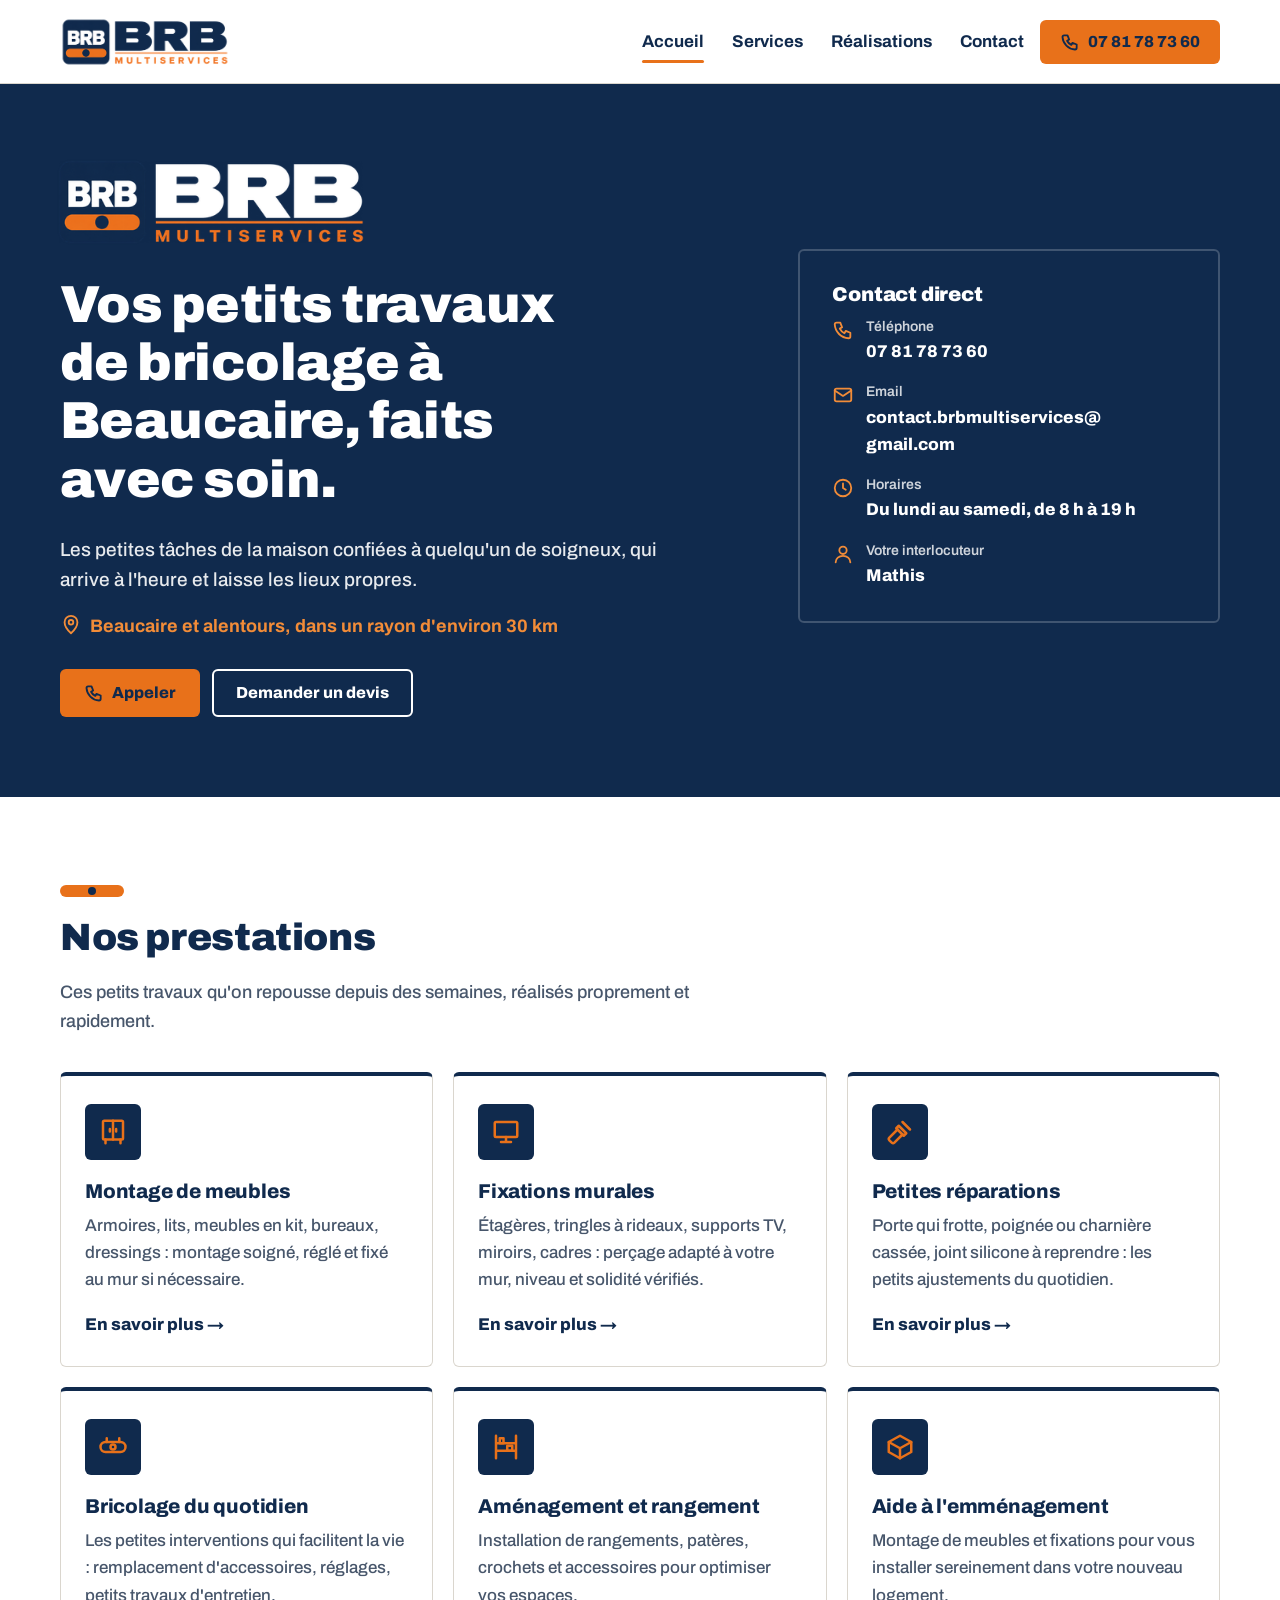
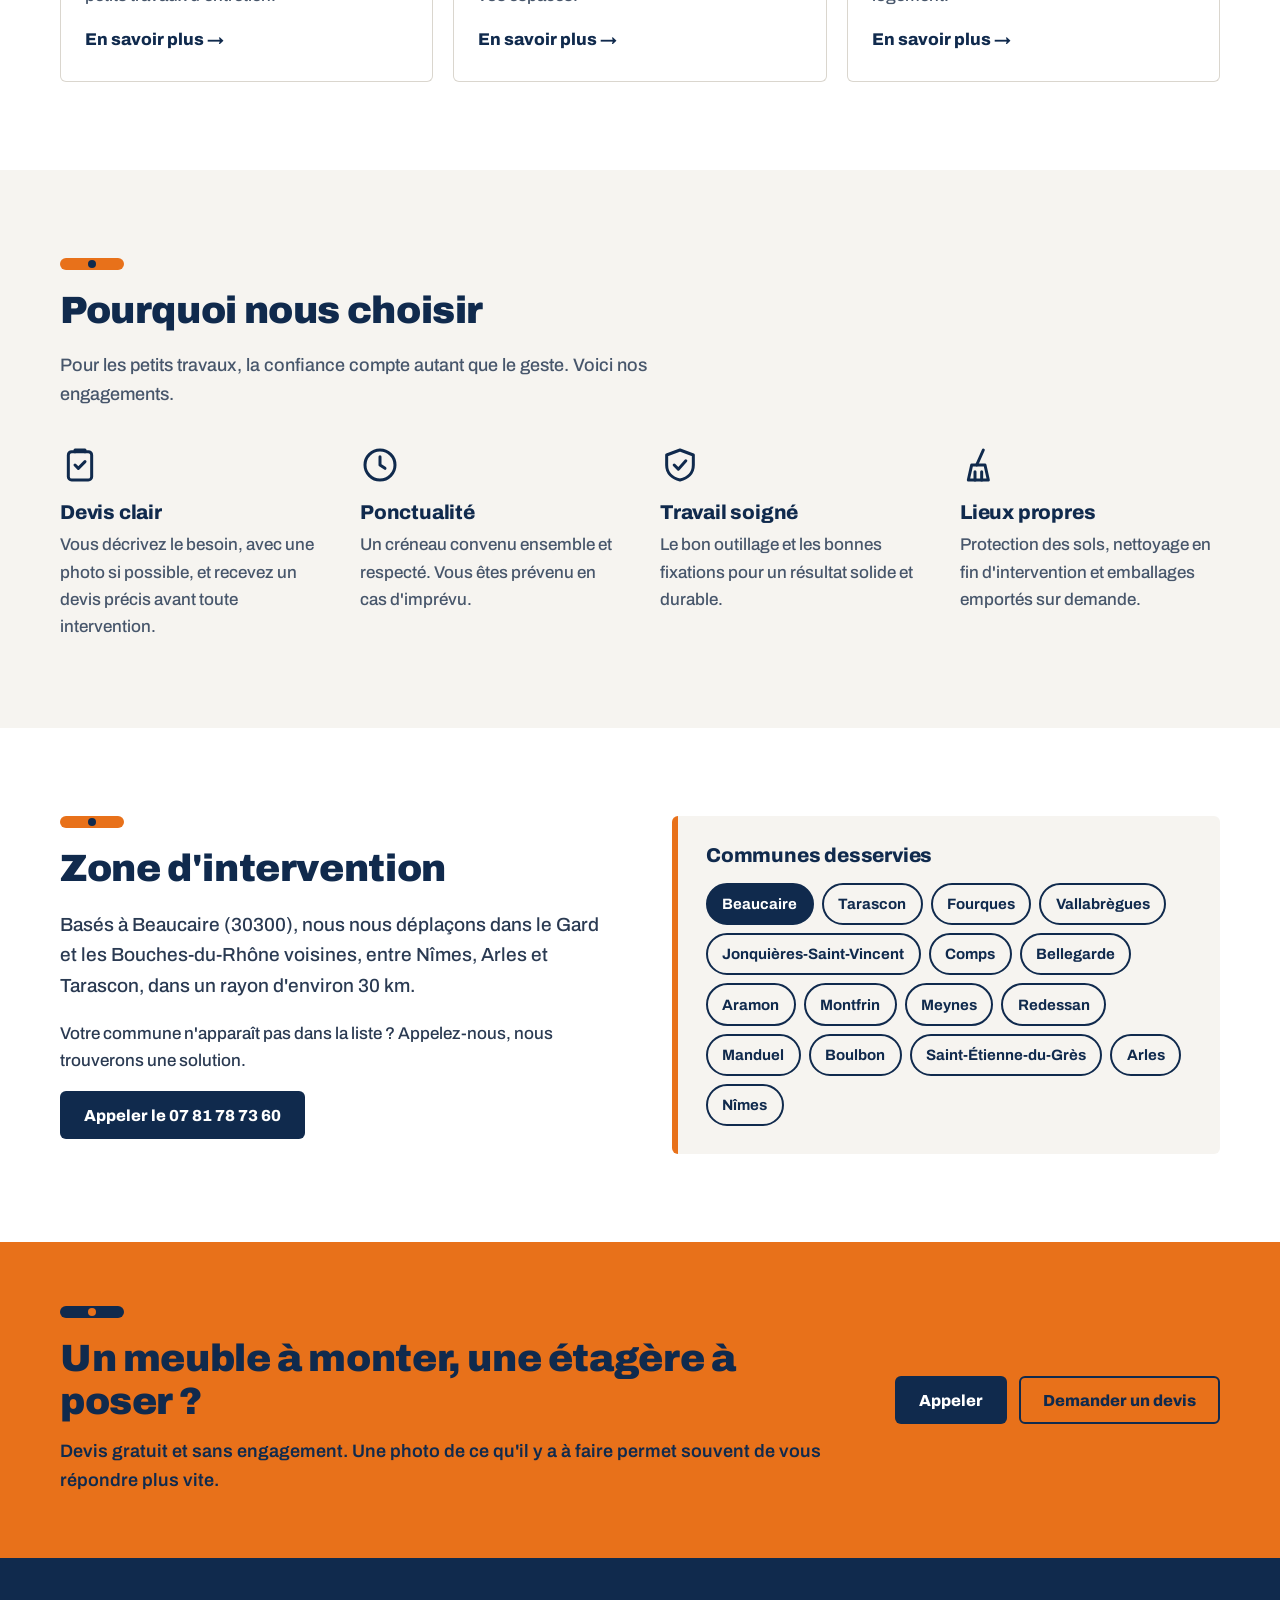
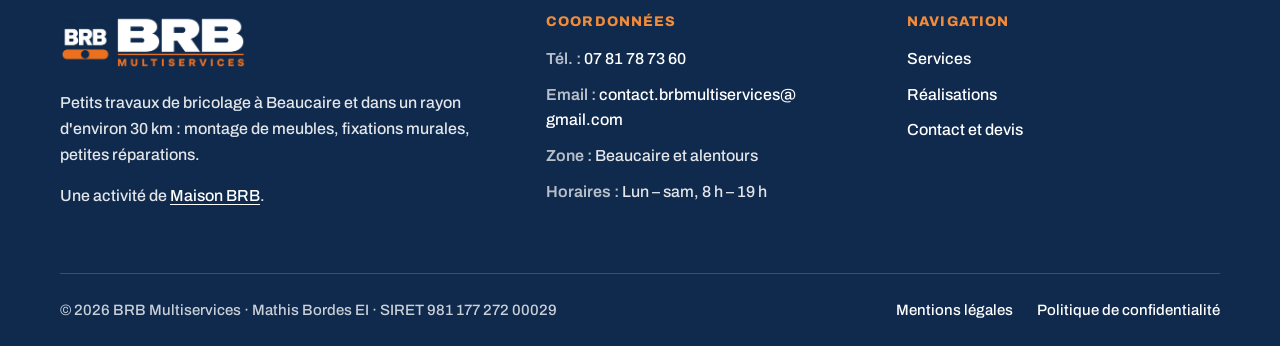
<file: index.html>
<!doctype html>
<html lang="fr" class="no-js">
<head>
  <meta charset="utf-8">
  <meta name="viewport" content="width=device-width, initial-scale=1">
  <script>document.documentElement.className = 'js';</script>

  <title>BRB Multiservices — Petits travaux de bricolage et montage de meubles à Beaucaire</title>
  <meta name="description" content="BRB Multiservices, petits travaux de bricolage à Beaucaire : montage de meubles, fixations murales, petites réparations. Tarascon, Arles, Nîmes. Devis gratuit au 07 81 78 73 60.">
  <link rel="canonical" href="https://brbmultiservices.fr/">

  <meta property="og:type" content="website">
  <meta property="og:locale" content="fr_FR">
  <meta property="og:site_name" content="BRB Multiservices">
  <meta property="og:title" content="BRB Multiservices — Petits travaux de bricolage et montage de meubles à Beaucaire">
  <meta property="og:description" content="BRB Multiservices, petits travaux de bricolage à Beaucaire : montage de meubles, fixations murales, petites réparations. Tarascon, Arles, Nîmes. Devis gratuit au 07 81 78 73 60.">
  <meta property="og:url" content="https://brbmultiservices.fr/">
  <meta property="og:image" content="https://brbmultiservices.fr/assets/img/logo/logo-principal-fond-blanc.jpg">
  <meta property="og:image:width" content="1858">
  <meta property="og:image:height" content="545">
  <meta property="og:image:alt" content="Logo BRB Multiservices">
  <meta name="twitter:card" content="summary_large_image">

  <link rel="icon" href="assets/img/logo/favicon.ico" sizes="any">
  <link rel="icon" href="assets/img/logo/favicon-32.png" type="image/png" sizes="32x32">
  <link rel="apple-touch-icon" href="assets/img/logo/apple-touch-icon-180.png">
  <link rel="manifest" href="site.webmanifest">
  <meta name="theme-color" content="#102A4D">

  <link rel="preconnect" href="https://fonts.googleapis.com">
  <link rel="preconnect" href="https://fonts.gstatic.com" crossorigin>
  <link rel="stylesheet" href="https://fonts.googleapis.com/css2?family=Archivo:wght@500;600;700;800;900&display=swap">
  <link rel="stylesheet" href="assets/css/style.css">
  <script src="assets/js/main.js" defer></script>
  <script type="application/ld+json">
{
  "@context": "https://schema.org",
  "@type": "LocalBusiness",
  "@id": "https://brbmultiservices.fr/#entreprise",
  "name": "BRB Multiservices",
  "description": "Petits travaux de bricolage à Beaucaire : montage de meubles, fixations murales, petites réparations, bricolage du quotidien, aménagement et rangement, aide à l'emménagement.",
  "url": "https://brbmultiservices.fr/",
  "logo": "https://brbmultiservices.fr/assets/img/logo/icone-512.png",
  "image": "https://brbmultiservices.fr/assets/img/logo/logo-principal-fond-blanc.jpg",
  "telephone": "+33781787360",
  "email": "contact.brbmultiservices@gmail.com",
  "address": {
    "@type": "PostalAddress",
    "addressLocality": "Beaucaire",
    "postalCode": "30300",
    "addressRegion": "Occitanie",
    "addressCountry": "FR"
  },
  "geo": {
    "@type": "GeoCoordinates",
    "latitude": 43.8083,
    "longitude": 4.6436
  },
  "areaServed": [
    {
      "@type": "City",
      "name": "Beaucaire"
    },
    {
      "@type": "City",
      "name": "Tarascon"
    },
    {
      "@type": "City",
      "name": "Fourques"
    },
    {
      "@type": "City",
      "name": "Vallabrègues"
    },
    {
      "@type": "City",
      "name": "Jonquières-Saint-Vincent"
    },
    {
      "@type": "City",
      "name": "Comps"
    },
    {
      "@type": "City",
      "name": "Bellegarde"
    },
    {
      "@type": "City",
      "name": "Aramon"
    },
    {
      "@type": "City",
      "name": "Montfrin"
    },
    {
      "@type": "City",
      "name": "Meynes"
    },
    {
      "@type": "City",
      "name": "Redessan"
    },
    {
      "@type": "City",
      "name": "Manduel"
    },
    {
      "@type": "City",
      "name": "Boulbon"
    },
    {
      "@type": "City",
      "name": "Saint-Étienne-du-Grès"
    },
    {
      "@type": "City",
      "name": "Arles"
    },
    {
      "@type": "City",
      "name": "Nîmes"
    }
  ],
  "openingHoursSpecification": [
    {
      "@type": "OpeningHoursSpecification",
      "dayOfWeek": [
        "Monday",
        "Tuesday",
        "Wednesday",
        "Thursday",
        "Friday",
        "Saturday"
      ],
      "opens": "08:00",
      "closes": "19:00"
    }
  ],
  "hasOfferCatalog": {
    "@type": "OfferCatalog",
    "name": "Prestations BRB Multiservices",
    "itemListElement": [
      {
        "@type": "Offer",
        "itemOffered": {
          "@type": "Service",
          "name": "Montage de meubles"
        }
      },
      {
        "@type": "Offer",
        "itemOffered": {
          "@type": "Service",
          "name": "Fixations murales"
        }
      },
      {
        "@type": "Offer",
        "itemOffered": {
          "@type": "Service",
          "name": "Petites réparations"
        }
      },
      {
        "@type": "Offer",
        "itemOffered": {
          "@type": "Service",
          "name": "Bricolage du quotidien"
        }
      },
      {
        "@type": "Offer",
        "itemOffered": {
          "@type": "Service",
          "name": "Aménagement et rangement"
        }
      },
      {
        "@type": "Offer",
        "itemOffered": {
          "@type": "Service",
          "name": "Aide à l'emménagement"
        }
      }
    ]
  },
  "parentOrganization": {
    "@type": "Organization",
    "name": "Maison BRB",
    "url": "https://maisonbrb.fr/"
  }
}
  </script>
</head>
<body>
  <a class="skip-link" href="#contenu">Aller au contenu</a>

  <header class="site-header">
    <div class="container header-inner">
      <a class="brand" href="index.html">
        <img src="assets/img/logo/logo-principal.png" srcset="assets/img/logo/logo-principal-400.png 400w, assets/img/logo/logo-principal.png 1858w" sizes="(min-width: 960px) 171px, 137px" width="1858" height="545" alt="BRB Multiservices — retour à l'accueil" fetchpriority="high">
      </a>
      <a class="btn btn--primary header-phone" href="tel:+33781787360" aria-label="Appeler BRB Multiservices au 07 81 78 73 60">
        <svg viewBox="0 0 24 24" fill="none" stroke="currentColor" stroke-width="2.2" stroke-linecap="round" stroke-linejoin="round" aria-hidden="true"><path d="M5 4h4l2 5-2.5 1.5a11 11 0 0 0 5 5L15 13l5 2v4a2 2 0 0 1-2 2A16 16 0 0 1 3 6a2 2 0 0 1 2-2"/></svg>
        <span class="label-long">07 81 78 73 60</span>
      </a>
      <button class="nav-toggle" type="button" aria-expanded="false" aria-controls="site-nav" aria-label="Ouvrir le menu">
        <span></span><span></span><span></span>
      </button>
      <nav class="site-nav" id="site-nav" aria-label="Navigation principale">
        <ul>
          <li><a href="index.html" aria-current="page">Accueil</a></li>
          <li><a href="services.html">Services</a></li>
          <li><a href="realisations.html">Réalisations</a></li>
          <li><a href="contact.html">Contact</a></li>
        </ul>
      </nav>
    </div>
  </header>

  <main id="contenu">

    <!-- HERO -->
    <section class="hero on-dark" aria-labelledby="hero-title">
      <div class="container hero-grid">
        <div>
          <img class="hero-logo" src="assets/img/logo/logo-blanc-fond-fonce.png" srcset="assets/img/logo/logo-blanc-fond-fonce-400.png 400w, assets/img/logo/logo-blanc-fond-fonce-800.png 800w, assets/img/logo/logo-blanc-fond-fonce.png 1858w" sizes="(min-width: 960px) 314px, 219px" width="1858" height="545" alt="BRB Multiservices">
          <h1 id="hero-title">Vos petits travaux de bricolage à Beaucaire, faits avec soin.</h1>
          <p class="hero-lead">Les petites tâches de la maison confiées à quelqu'un de soigneux, qui arrive à l'heure et laisse les lieux propres.</p>
          <p class="hero-zone">
            <svg viewBox="0 0 24 24" fill="none" stroke="currentColor" stroke-width="2" stroke-linecap="round" stroke-linejoin="round" aria-hidden="true"><path d="M12 21s-7-6.2-7-12a7 7 0 0 1 14 0c0 5.8-7 12-7 12z"/><circle cx="12" cy="9" r="2.5"/></svg>
            Beaucaire et alentours, dans un rayon d'environ 30 km
          </p>
          <div class="btn-row">
            <a class="btn btn--primary" href="tel:+33781787360">
              <svg viewBox="0 0 24 24" fill="none" stroke="currentColor" stroke-width="2.2" stroke-linecap="round" stroke-linejoin="round" aria-hidden="true"><path d="M5 4h4l2 5-2.5 1.5a11 11 0 0 0 5 5L15 13l5 2v4a2 2 0 0 1-2 2A16 16 0 0 1 3 6a2 2 0 0 1 2-2"/></svg>
              Appeler
            </a>
            <a class="btn btn--outline-light" href="contact.html">Demander un devis</a>
          </div>
        </div>

        <aside class="hero-card" aria-labelledby="hero-card-title">
          <h2 id="hero-card-title">Contact direct</h2>
          <ul class="info-list">
            <li>
              <svg viewBox="0 0 24 24" fill="none" stroke="currentColor" stroke-width="2" stroke-linecap="round" stroke-linejoin="round" aria-hidden="true"><path d="M5 4h4l2 5-2.5 1.5a11 11 0 0 0 5 5L15 13l5 2v4a2 2 0 0 1-2 2A16 16 0 0 1 3 6a2 2 0 0 1 2-2"/></svg>
              <div><span class="k">Téléphone</span><a class="v" href="tel:+33781787360">07 81 78 73 60</a></div>
            </li>
            <li>
              <svg viewBox="0 0 24 24" fill="none" stroke="currentColor" stroke-width="2" stroke-linecap="round" stroke-linejoin="round" aria-hidden="true"><rect x="3" y="5" width="18" height="14" rx="2"/><path d="M3 7l9 6 9-6"/></svg>
              <div><span class="k">Email</span><a class="v" href="mailto:contact.brbmultiservices@gmail.com">contact.brbmultiservices@<wbr>gmail.com</a></div>
            </li>
            <li>
              <svg viewBox="0 0 24 24" fill="none" stroke="currentColor" stroke-width="2" stroke-linecap="round" stroke-linejoin="round" aria-hidden="true"><circle cx="12" cy="12" r="9"/><path d="M12 7v5l3 2"/></svg>
              <div><span class="k">Horaires</span><span class="v">Du lundi au samedi, de 8 h à 19 h</span></div>
            </li>
            <li>
              <svg viewBox="0 0 24 24" fill="none" stroke="currentColor" stroke-width="2" stroke-linecap="round" stroke-linejoin="round" aria-hidden="true"><circle cx="12" cy="8" r="4"/><path d="M4 21c0-4 3.6-7 8-7s8 3 8 7"/></svg>
              <div><span class="k">Votre interlocuteur</span><span class="v">Mathis</span></div>
            </li>
          </ul>
        </aside>
      </div>
    </section>

    <!-- SERVICES -->
    <section class="section" aria-labelledby="services-title">
      <div class="container">
        <div class="section-head">
          <span class="level" aria-hidden="true"></span>
          <h2 id="services-title">Nos prestations</h2>
          <p>Ces petits travaux qu'on repousse depuis des semaines, réalisés proprement et rapidement.</p>
        </div>

        <ul class="cards cards--3">
          <li class="card">
            <span class="icon-box" aria-hidden="true">
              <svg viewBox="0 0 24 24" fill="none" stroke="currentColor" stroke-width="2" stroke-linecap="round" stroke-linejoin="round" aria-hidden="true"><rect x="4" y="3" width="16" height="15" rx="1"/><path d="M12 3v15M9.5 9.5v2M14.5 9.5v2M6 18v3M18 18v3"/></svg>
            </span>
            <h3>Montage de meubles</h3>
            <p>Armoires, lits, meubles en kit, bureaux, dressings : montage soigné, réglé et fixé au mur si nécessaire.</p>
            <a class="card-link" href="services.html#montage-meubles">En savoir plus<span class="visually-hidden"> : Montage de meubles</span><span aria-hidden="true"> →</span></a>
          </li>
          <li class="card">
            <span class="icon-box" aria-hidden="true">
              <svg viewBox="0 0 24 24" fill="none" stroke="currentColor" stroke-width="2" stroke-linecap="round" stroke-linejoin="round" aria-hidden="true"><rect x="3" y="4" width="18" height="12" rx="1"/><path d="M8 20h8M12 16v4"/></svg>
            </span>
            <h3>Fixations murales</h3>
            <p>Étagères, tringles à rideaux, supports TV, miroirs, cadres : perçage adapté à votre mur, niveau et solidité vérifiés.</p>
            <a class="card-link" href="services.html#fixations-murales">En savoir plus<span class="visually-hidden"> : Fixations murales</span><span aria-hidden="true"> →</span></a>
          </li>
          <li class="card">
            <span class="icon-box" aria-hidden="true">
              <svg viewBox="0 0 24 24" fill="none" stroke="currentColor" stroke-width="2" stroke-linecap="round" stroke-linejoin="round" aria-hidden="true"><path d="M14 4l6 6"/><path d="M11 7l6 6-2 2-6-6z"/><path d="M10 10l-6.5 6.5a1.5 1.5 0 0 0 0 2.1l1.9 1.9a1.5 1.5 0 0 0 2.1 0L14 14"/></svg>
            </span>
            <h3>Petites réparations</h3>
            <p>Porte qui frotte, poignée ou charnière cassée, joint silicone à reprendre : les petits ajustements du quotidien.</p>
            <a class="card-link" href="services.html#petites-reparations">En savoir plus<span class="visually-hidden"> : Petites réparations</span><span aria-hidden="true"> →</span></a>
          </li>
          <li class="card">
            <span class="icon-box" aria-hidden="true">
              <svg viewBox="0 0 24 24" fill="none" stroke="currentColor" stroke-width="2" stroke-linecap="round" stroke-linejoin="round" aria-hidden="true"><rect x="2" y="8" width="20" height="8" rx="4"/><circle cx="12" cy="12" r="2"/><path d="M7 8V5M17 8V5"/></svg>
            </span>
            <h3>Bricolage du quotidien</h3>
            <p>Les petites interventions qui facilitent la vie : remplacement d'accessoires, réglages, petits travaux d'entretien.</p>
            <a class="card-link" href="services.html#bricolage-quotidien">En savoir plus<span class="visually-hidden"> : Bricolage du quotidien</span><span aria-hidden="true"> →</span></a>
          </li>
          <li class="card">
            <span class="icon-box" aria-hidden="true">
              <svg viewBox="0 0 24 24" fill="none" stroke="currentColor" stroke-width="2" stroke-linecap="round" stroke-linejoin="round" aria-hidden="true"><path d="M4 3v18M20 3v18M4 9h16M4 15h16"/><rect x="7" y="5" width="3" height="4"/><rect x="13" y="11" width="4" height="4"/></svg>
            </span>
            <h3>Aménagement et rangement</h3>
            <p>Installation de rangements, patères, crochets et accessoires pour optimiser vos espaces.</p>
            <a class="card-link" href="services.html#amenagement-rangement">En savoir plus<span class="visually-hidden"> : Aménagement et rangement</span><span aria-hidden="true"> →</span></a>
          </li>
          <li class="card">
            <span class="icon-box" aria-hidden="true">
              <svg viewBox="0 0 24 24" fill="none" stroke="currentColor" stroke-width="2" stroke-linecap="round" stroke-linejoin="round" aria-hidden="true"><path d="M3 8l9-5 9 5v8l-9 5-9-5z"/><path d="M3 8l9 5 9-5M12 13v8"/></svg>
            </span>
            <h3>Aide à l'emménagement</h3>
            <p>Montage de meubles et fixations pour vous installer sereinement dans votre nouveau logement.</p>
            <a class="card-link" href="services.html#aide-emmenagement">En savoir plus<span class="visually-hidden"> : Aide à l'emménagement</span><span aria-hidden="true"> →</span></a>
          </li>
        </ul>
      </div>
    </section>

    <!-- POURQUOI NOUS CHOISIR -->
    <section class="section section--alt" aria-labelledby="why-title">
      <div class="container">
        <div class="section-head">
          <span class="level" aria-hidden="true"></span>
          <h2 id="why-title">Pourquoi nous choisir</h2>
          <p>Pour les petits travaux, la confiance compte autant que le geste. Voici nos engagements.</p>
        </div>

        <ul class="features features--4">
          <li class="feature">
            <svg class="icon-line" viewBox="0 0 24 24" fill="none" stroke="currentColor" stroke-width="1.8" stroke-linecap="round" stroke-linejoin="round" aria-hidden="true"><rect x="5" y="4" width="14" height="17" rx="2"/><path d="M9 4V3h6v1"/><path d="M9 12l2 2 4-4"/></svg>
            <h3>Devis clair</h3>
            <p>Vous décrivez le besoin, avec une photo si possible, et recevez un devis précis avant toute intervention.</p>
          </li>
          <li class="feature">
            <svg class="icon-line" viewBox="0 0 24 24" fill="none" stroke="currentColor" stroke-width="1.8" stroke-linecap="round" stroke-linejoin="round" aria-hidden="true"><circle cx="12" cy="12" r="9"/><path d="M12 7v5l3 2"/></svg>
            <h3>Ponctualité</h3>
            <p>Un créneau convenu ensemble et respecté. Vous êtes prévenu en cas d'imprévu.</p>
          </li>
          <li class="feature">
            <svg class="icon-line" viewBox="0 0 24 24" fill="none" stroke="currentColor" stroke-width="1.8" stroke-linecap="round" stroke-linejoin="round" aria-hidden="true"><path d="M12 3l8 3v6c0 5-3.5 8-8 9-4.5-1-8-4-8-9V6z"/><path d="M8.5 12l2.5 2.5 4.5-5"/></svg>
            <h3>Travail soigné</h3>
            <p>Le bon outillage et les bonnes fixations pour un résultat solide et durable.</p>
          </li>
          <li class="feature">
            <svg class="icon-line" viewBox="0 0 24 24" fill="none" stroke="currentColor" stroke-width="1.8" stroke-linecap="round" stroke-linejoin="round" aria-hidden="true"><path d="M14 3l-4 9"/><path d="M7 12h8l2 9H5z"/><path d="M9 16v5M13 16v5"/></svg>
            <h3>Lieux propres</h3>
            <p>Protection des sols, nettoyage en fin d'intervention et emballages emportés sur demande.</p>
          </li>
        </ul>
      </div>
    </section>

    <!-- ZONE D'INTERVENTION -->
    <section class="section" aria-labelledby="zone-title">
      <div class="container zone-grid">
        <div>
          <span class="level" aria-hidden="true"></span>
          <h2 id="zone-title">Zone d'intervention</h2>
          <p class="lead">Basés à Beaucaire (30300), nous nous déplaçons dans le Gard et les Bouches-du-Rhône voisines, entre Nîmes, Arles et Tarascon, dans un rayon d'environ 30 km.</p>
          <p>Votre commune n'apparaît pas dans la liste ? Appelez-nous, nous trouverons une solution.</p>
          <a class="btn btn--navy" href="tel:+33781787360">Appeler le 07 81 78 73 60</a>
        </div>
        <div class="zone-box">
          <h3>Communes desservies</h3>
          <ul class="chips">
            <li class="is-main">Beaucaire</li>
            <li>Tarascon</li>
            <li>Fourques</li>
            <li>Vallabrègues</li>
            <li>Jonquières-Saint-Vincent</li>
            <li>Comps</li>
            <li>Bellegarde</li>
            <li>Aramon</li>
            <li>Montfrin</li>
            <li>Meynes</li>
            <li>Redessan</li>
            <li>Manduel</li>
            <li>Boulbon</li>
            <li>Saint-Étienne-du-Grès</li>
            <li>Arles</li>
            <li>Nîmes</li>
          </ul>
        </div>
      </div>
    </section>

    <section class="cta-band" aria-labelledby="cta-title">
      <div class="container cta-inner">
        <div>
          <span class="level level--on-orange" aria-hidden="true"></span>
          <h2 id="cta-title">Un meuble à monter, une étagère à poser ?</h2>
          <p>Devis gratuit et sans engagement. Une photo de ce qu'il y a à faire permet souvent de vous répondre plus vite.</p>
        </div>
        <div class="btn-row">
          <a class="btn btn--navy" href="tel:+33781787360">Appeler</a>
          <a class="btn btn--outline" href="contact.html">Demander un devis</a>
        </div>
      </div>
    </section>
  </main>

  <footer class="site-footer">
    <div class="container">
      <div class="footer-grid">
        <div>
          <img class="footer-logo" src="assets/img/logo/logo-blanc-fond-fonce.png" srcset="assets/img/logo/logo-blanc-fond-fonce-400.png 400w, assets/img/logo/logo-blanc-fond-fonce.png 1858w" sizes="191px" width="1858" height="545" alt="BRB Multiservices" loading="lazy">
          <p>Petits travaux de bricolage à Beaucaire et dans un rayon d'environ 30 km : montage de meubles, fixations murales, petites réparations.</p>
          <p>Une activité de <a href="https://maisonbrb.fr/">Maison BRB</a>.</p>
        </div>
        <div>
          <h2 class="footer-title">Coordonnées</h2>
          <ul class="footer-list">
            <li><span class="k">Tél. :</span> <a href="tel:+33781787360">07 81 78 73 60</a></li>
            <li><span class="k">Email :</span> <a href="mailto:contact.brbmultiservices@gmail.com">contact.brbmultiservices@<wbr>gmail.com</a></li>
            <li><span class="k">Zone :</span> Beaucaire et alentours</li>
            <li><span class="k">Horaires :</span> Lun – sam, 8 h – 19 h</li>
          </ul>
        </div>
        <nav aria-label="Liens du pied de page">
          <h2 class="footer-title">Navigation</h2>
          <ul class="footer-list">
            <li><a href="services.html">Services</a></li>
            <li><a href="realisations.html">Réalisations</a></li>
            <li><a href="contact.html">Contact et devis</a></li>
          </ul>
        </nav>
      </div>
      <div class="footer-bottom">
        <p>© <span data-year>2026</span> BRB Multiservices · Mathis Bordes EI · SIRET 981 177 272 00029</p>
        <ul>
          <li><a href="mentions-legales.html">Mentions légales</a></li>
          <li><a href="mentions-legales.html#confidentialite">Politique de confidentialité</a></li>
        </ul>
      </div>
    </div>
  </footer>

  <a class="btn btn--primary call-fab" href="tel:+33781787360">
    <svg viewBox="0 0 24 24" fill="none" stroke="currentColor" stroke-width="2.2" stroke-linecap="round" stroke-linejoin="round" aria-hidden="true"><path d="M5 4h4l2 5-2.5 1.5a11 11 0 0 0 5 5L15 13l5 2v4a2 2 0 0 1-2 2A16 16 0 0 1 3 6a2 2 0 0 1 2-2"/></svg>
    Appeler BRB Multiservices
  </a>
</body>
</html>
</file>
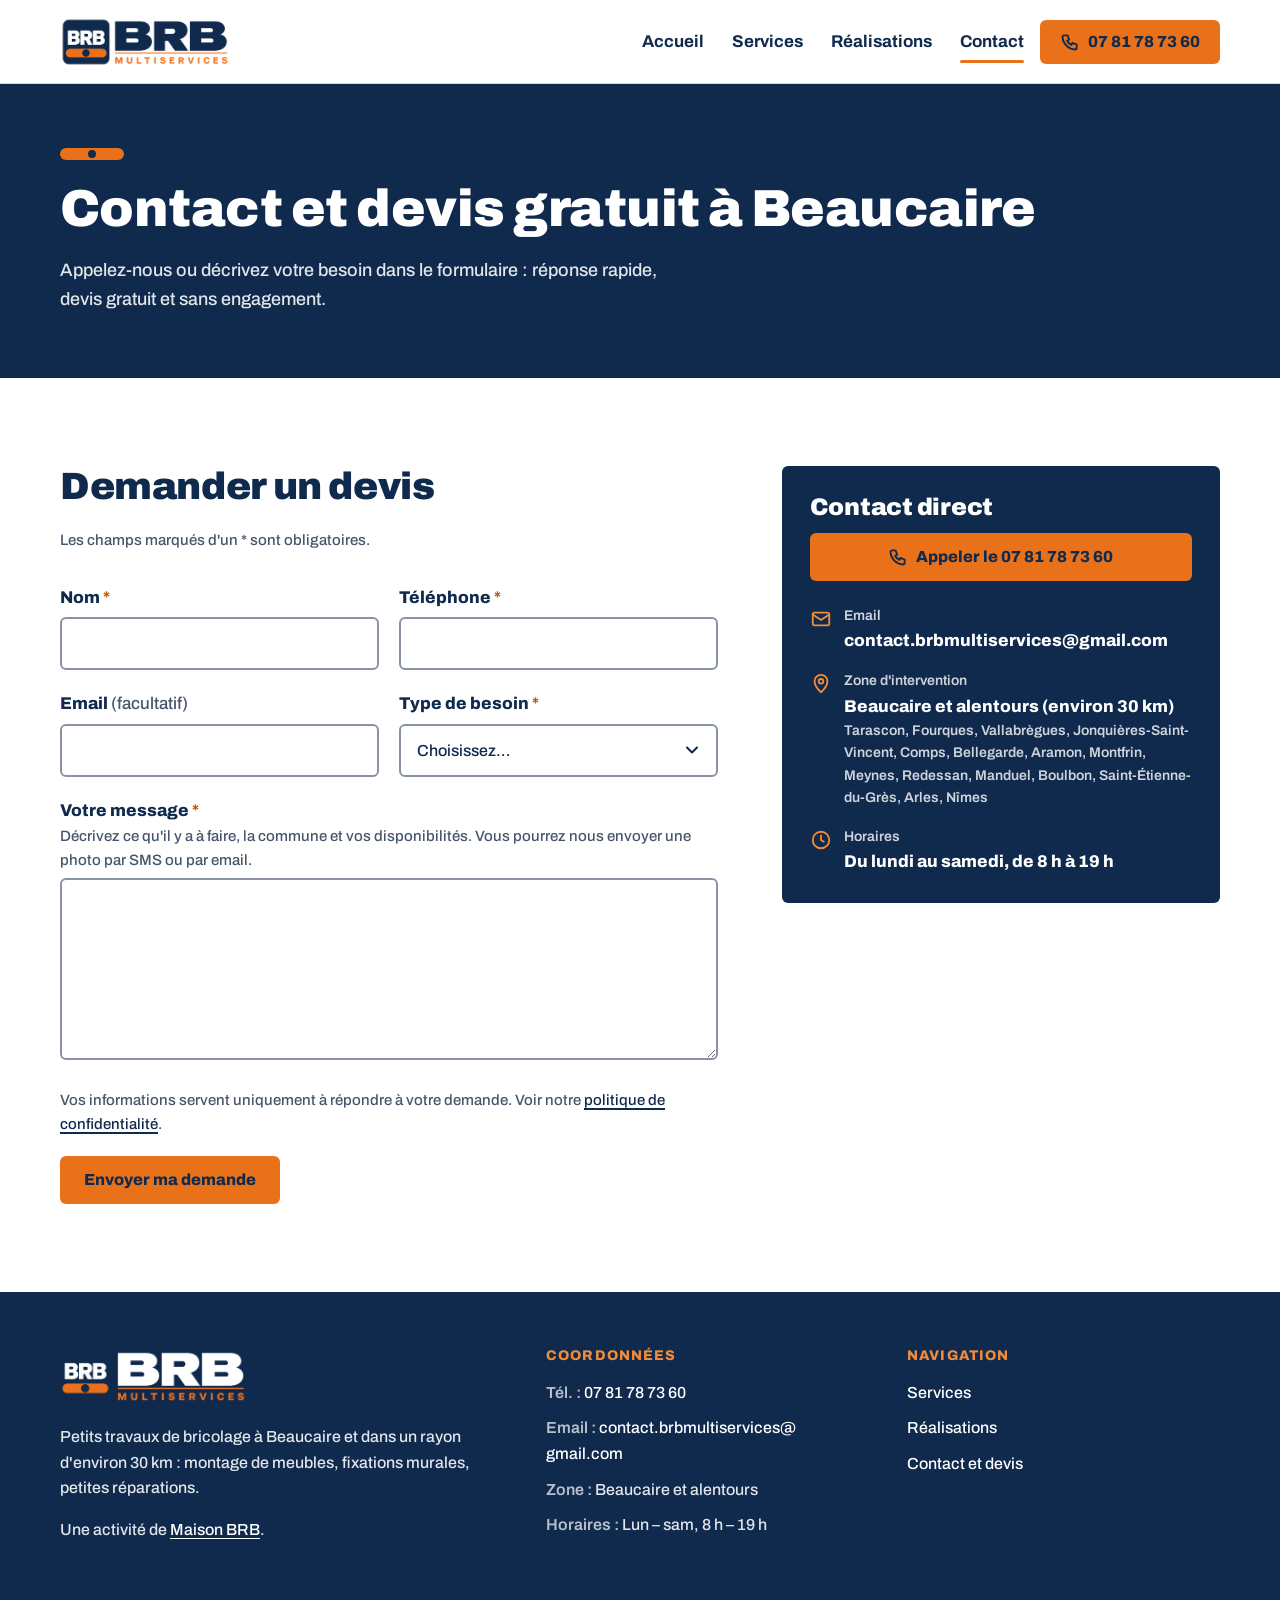
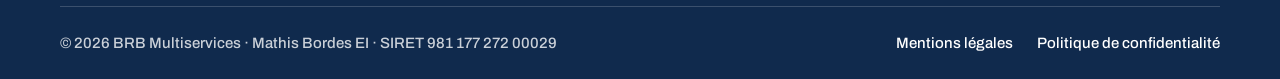
<file: contact.html>
<!doctype html>
<html lang="fr" class="no-js">
<head>
  <meta charset="utf-8">
  <meta name="viewport" content="width=device-width, initial-scale=1">
  <script>document.documentElement.className = 'js';</script>

  <title>Contact et devis gratuit — petits travaux à Beaucaire | BRB Multiservices</title>
  <meta name="description" content="Contactez BRB Multiservices à Beaucaire pour vos petits travaux de bricolage : appelez le 07 81 78 73 60 ou demandez votre devis gratuit en ligne.">
  <link rel="canonical" href="https://brbmultiservices.fr/contact.html">

  <meta property="og:type" content="website">
  <meta property="og:locale" content="fr_FR">
  <meta property="og:site_name" content="BRB Multiservices">
  <meta property="og:title" content="Contact et devis gratuit — petits travaux à Beaucaire | BRB Multiservices">
  <meta property="og:description" content="Contactez BRB Multiservices à Beaucaire pour vos petits travaux de bricolage : appelez le 07 81 78 73 60 ou demandez votre devis gratuit en ligne.">
  <meta property="og:url" content="https://brbmultiservices.fr/contact.html">
  <meta property="og:image" content="https://brbmultiservices.fr/assets/img/logo/logo-principal-fond-blanc.jpg">
  <meta property="og:image:width" content="1858">
  <meta property="og:image:height" content="545">
  <meta property="og:image:alt" content="Logo BRB Multiservices">
  <meta name="twitter:card" content="summary_large_image">

  <link rel="icon" href="assets/img/logo/favicon.ico" sizes="any">
  <link rel="icon" href="assets/img/logo/favicon-32.png" type="image/png" sizes="32x32">
  <link rel="apple-touch-icon" href="assets/img/logo/apple-touch-icon-180.png">
  <link rel="manifest" href="site.webmanifest">
  <meta name="theme-color" content="#102A4D">

  <link rel="preconnect" href="https://fonts.googleapis.com">
  <link rel="preconnect" href="https://fonts.gstatic.com" crossorigin>
  <link rel="stylesheet" href="https://fonts.googleapis.com/css2?family=Archivo:wght@500;600;700;800;900&display=swap">
  <link rel="stylesheet" href="assets/css/style.css">
  <script src="assets/js/main.js" defer></script>
</head>
<body>
  <a class="skip-link" href="#contenu">Aller au contenu</a>

  <header class="site-header">
    <div class="container header-inner">
      <a class="brand" href="index.html">
        <img src="assets/img/logo/logo-principal.png" srcset="assets/img/logo/logo-principal-400.png 400w, assets/img/logo/logo-principal.png 1858w" sizes="(min-width: 960px) 171px, 137px" width="1858" height="545" alt="BRB Multiservices — retour à l'accueil" fetchpriority="high">
      </a>
      <a class="btn btn--primary header-phone" href="tel:+33781787360" aria-label="Appeler BRB Multiservices au 07 81 78 73 60">
        <svg viewBox="0 0 24 24" fill="none" stroke="currentColor" stroke-width="2.2" stroke-linecap="round" stroke-linejoin="round" aria-hidden="true"><path d="M5 4h4l2 5-2.5 1.5a11 11 0 0 0 5 5L15 13l5 2v4a2 2 0 0 1-2 2A16 16 0 0 1 3 6a2 2 0 0 1 2-2"/></svg>
        <span class="label-long">07 81 78 73 60</span>
      </a>
      <button class="nav-toggle" type="button" aria-expanded="false" aria-controls="site-nav" aria-label="Ouvrir le menu">
        <span></span><span></span><span></span>
      </button>
      <nav class="site-nav" id="site-nav" aria-label="Navigation principale">
        <ul>
          <li><a href="index.html">Accueil</a></li>
          <li><a href="services.html">Services</a></li>
          <li><a href="realisations.html">Réalisations</a></li>
          <li><a href="contact.html" aria-current="page">Contact</a></li>
        </ul>
      </nav>
    </div>
  </header>

  <main id="contenu">
    <section class="page-hero on-dark">
      <div class="container">
        <span class="level" aria-hidden="true"></span>
        <h1>Contact et devis gratuit à Beaucaire</h1>
        <p>Appelez-nous ou décrivez votre besoin dans le formulaire : réponse rapide, devis gratuit et sans engagement.</p>
      </div>
    </section>

    <section class="section" aria-label="Formulaire et coordonnées">
      <div class="container contact-grid">
        <div>
          <h2>Demander un devis</h2>
          <p class="form-note">Les champs marqués d'un <span class="req" aria-hidden="true">*</span> sont obligatoires.</p>

          <!--
            Formulaire compatible Netlify Forms : Netlify détecte automatiquement
            l'attribut data-netlify au déploiement et vous envoie les messages par email
            (Netlify > Site > Forms > Form notifications).

            FALLBACK MAILTO (hébergement hors Netlify : OVH, o2switch…) :
            remplacez la balise <form …> ci-dessous par :
              <form class="form" action="mailto:contact.brbmultiservices@gmail.com" method="post" enctype="text/plain">
            et supprimez le champ caché "form-name" et le champ anti-spam "bot-field".
            Le mailto ouvre la messagerie du visiteur : moins fiable, à n'utiliser qu'en dépannage.
          -->
          <form class="form mt-2" name="contact" method="POST" action="merci.html" data-netlify="true" netlify-honeypot="bot-field">
            <input type="hidden" name="form-name" value="contact">
            <p class="hp-field">
              <label>Ne pas remplir ce champ : <input name="bot-field" tabindex="-1" autocomplete="off"></label>
            </p>

            <div class="form-row form-row--2">
              <div class="field">
                <label for="nom">Nom <span class="req" aria-hidden="true">*</span></label>
                <input id="nom" name="nom" type="text" autocomplete="name" required aria-required="true">
              </div>
              <div class="field">
                <label for="telephone">Téléphone <span class="req" aria-hidden="true">*</span></label>
                <input id="telephone" name="telephone" type="tel" autocomplete="tel" inputmode="tel" required aria-required="true">
              </div>
            </div>

            <div class="form-row form-row--2">
              <div class="field">
                <label for="email">Email <span class="hint-inline">(facultatif)</span></label>
                <input id="email" name="email" type="email" autocomplete="email">
              </div>
              <div class="field">
                <label for="besoin">Type de besoin <span class="req" aria-hidden="true">*</span></label>
                <select id="besoin" name="besoin" required aria-required="true">
                  <option value="">Choisissez…</option>
                  <option value="montage-meubles">Montage de meubles</option>
                  <option value="fixations-murales">Fixations murales</option>
                  <option value="petites-reparations">Petites réparations</option>
                  <option value="bricolage-quotidien">Bricolage du quotidien</option>
                  <option value="amenagement-rangement">Aménagement et rangement</option>
                  <option value="aide-emmenagement">Aide à l'emménagement</option>
                  <option value="autre">Autre demande</option>
                </select>
              </div>
            </div>

            <div class="field">
              <label for="message">Votre message <span class="req" aria-hidden="true">*</span>
                <span class="hint">Décrivez ce qu'il y a à faire, la commune et vos disponibilités. Vous pourrez nous envoyer une photo par SMS ou par email.</span>
              </label>
              <textarea id="message" name="message" rows="6" required aria-required="true"></textarea>
            </div>

            <p class="form-note">Vos informations servent uniquement à répondre à votre demande. Voir notre <a href="mentions-legales.html#confidentialite">politique de confidentialité</a>.</p>

            <div>
              <button class="btn btn--primary" type="submit">Envoyer ma demande</button>
            </div>
          </form>
        </div>

        <aside class="contact-aside on-dark" aria-labelledby="direct-title">
          <h2 id="direct-title">Contact direct</h2>
          <a class="btn btn--primary" href="tel:+33781787360"><svg viewBox="0 0 24 24" fill="none" stroke="currentColor" stroke-width="2.2" stroke-linecap="round" stroke-linejoin="round" aria-hidden="true"><path d="M5 4h4l2 5-2.5 1.5a11 11 0 0 0 5 5L15 13l5 2v4a2 2 0 0 1-2 2A16 16 0 0 1 3 6a2 2 0 0 1 2-2"/></svg> Appeler le 07 81 78 73 60</a>
          <ul class="info-list">
            <li>
              <svg viewBox="0 0 24 24" fill="none" stroke="currentColor" stroke-width="2" stroke-linecap="round" stroke-linejoin="round" aria-hidden="true"><rect x="3" y="5" width="18" height="14" rx="2"/><path d="M3 7l9 6 9-6"/></svg>
              <div><span class="k">Email</span><a class="v" href="mailto:contact.brbmultiservices@gmail.com">contact.brbmultiservices@<wbr>gmail.com</a></div>
            </li>
            <li>
              <svg viewBox="0 0 24 24" fill="none" stroke="currentColor" stroke-width="2" stroke-linecap="round" stroke-linejoin="round" aria-hidden="true"><path d="M12 21s-7-6.2-7-12a7 7 0 0 1 14 0c0 5.8-7 12-7 12z"/><circle cx="12" cy="9" r="2.5"/></svg>
              <div><span class="k">Zone d'intervention</span><span class="v">Beaucaire et alentours (environ 30 km)</span><span class="k">Tarascon, Fourques, Vallabrègues, Jonquières-Saint-Vincent, Comps, Bellegarde, Aramon, Montfrin, Meynes, Redessan, Manduel, Boulbon, Saint-Étienne-du-Grès, Arles, Nîmes</span></div>
            </li>
            <li>
              <svg viewBox="0 0 24 24" fill="none" stroke="currentColor" stroke-width="2" stroke-linecap="round" stroke-linejoin="round" aria-hidden="true"><circle cx="12" cy="12" r="9"/><path d="M12 7v5l3 2"/></svg>
              <div><span class="k">Horaires</span><span class="v">Du lundi au samedi, de 8 h à 19 h</span></div>
            </li>
          </ul>
        </aside>
      </div>
    </section>

  </main>

  <footer class="site-footer">
    <div class="container">
      <div class="footer-grid">
        <div>
          <img class="footer-logo" src="assets/img/logo/logo-blanc-fond-fonce.png" srcset="assets/img/logo/logo-blanc-fond-fonce-400.png 400w, assets/img/logo/logo-blanc-fond-fonce.png 1858w" sizes="191px" width="1858" height="545" alt="BRB Multiservices" loading="lazy">
          <p>Petits travaux de bricolage à Beaucaire et dans un rayon d'environ 30 km : montage de meubles, fixations murales, petites réparations.</p>
          <p>Une activité de <a href="https://maisonbrb.fr/">Maison BRB</a>.</p>
        </div>
        <div>
          <h2 class="footer-title">Coordonnées</h2>
          <ul class="footer-list">
            <li><span class="k">Tél. :</span> <a href="tel:+33781787360">07 81 78 73 60</a></li>
            <li><span class="k">Email :</span> <a href="mailto:contact.brbmultiservices@gmail.com">contact.brbmultiservices@<wbr>gmail.com</a></li>
            <li><span class="k">Zone :</span> Beaucaire et alentours</li>
            <li><span class="k">Horaires :</span> Lun – sam, 8 h – 19 h</li>
          </ul>
        </div>
        <nav aria-label="Liens du pied de page">
          <h2 class="footer-title">Navigation</h2>
          <ul class="footer-list">
            <li><a href="services.html">Services</a></li>
            <li><a href="realisations.html">Réalisations</a></li>
            <li><a href="contact.html">Contact et devis</a></li>
          </ul>
        </nav>
      </div>
      <div class="footer-bottom">
        <p>© <span data-year>2026</span> BRB Multiservices · Mathis Bordes EI · SIRET 981 177 272 00029</p>
        <ul>
          <li><a href="mentions-legales.html">Mentions légales</a></li>
          <li><a href="mentions-legales.html#confidentialite">Politique de confidentialité</a></li>
        </ul>
      </div>
    </div>
  </footer>

  <a class="btn btn--primary call-fab" href="tel:+33781787360">
    <svg viewBox="0 0 24 24" fill="none" stroke="currentColor" stroke-width="2.2" stroke-linecap="round" stroke-linejoin="round" aria-hidden="true"><path d="M5 4h4l2 5-2.5 1.5a11 11 0 0 0 5 5L15 13l5 2v4a2 2 0 0 1-2 2A16 16 0 0 1 3 6a2 2 0 0 1 2-2"/></svg>
    Appeler BRB Multiservices
  </a>
</body>
</html>
</file>
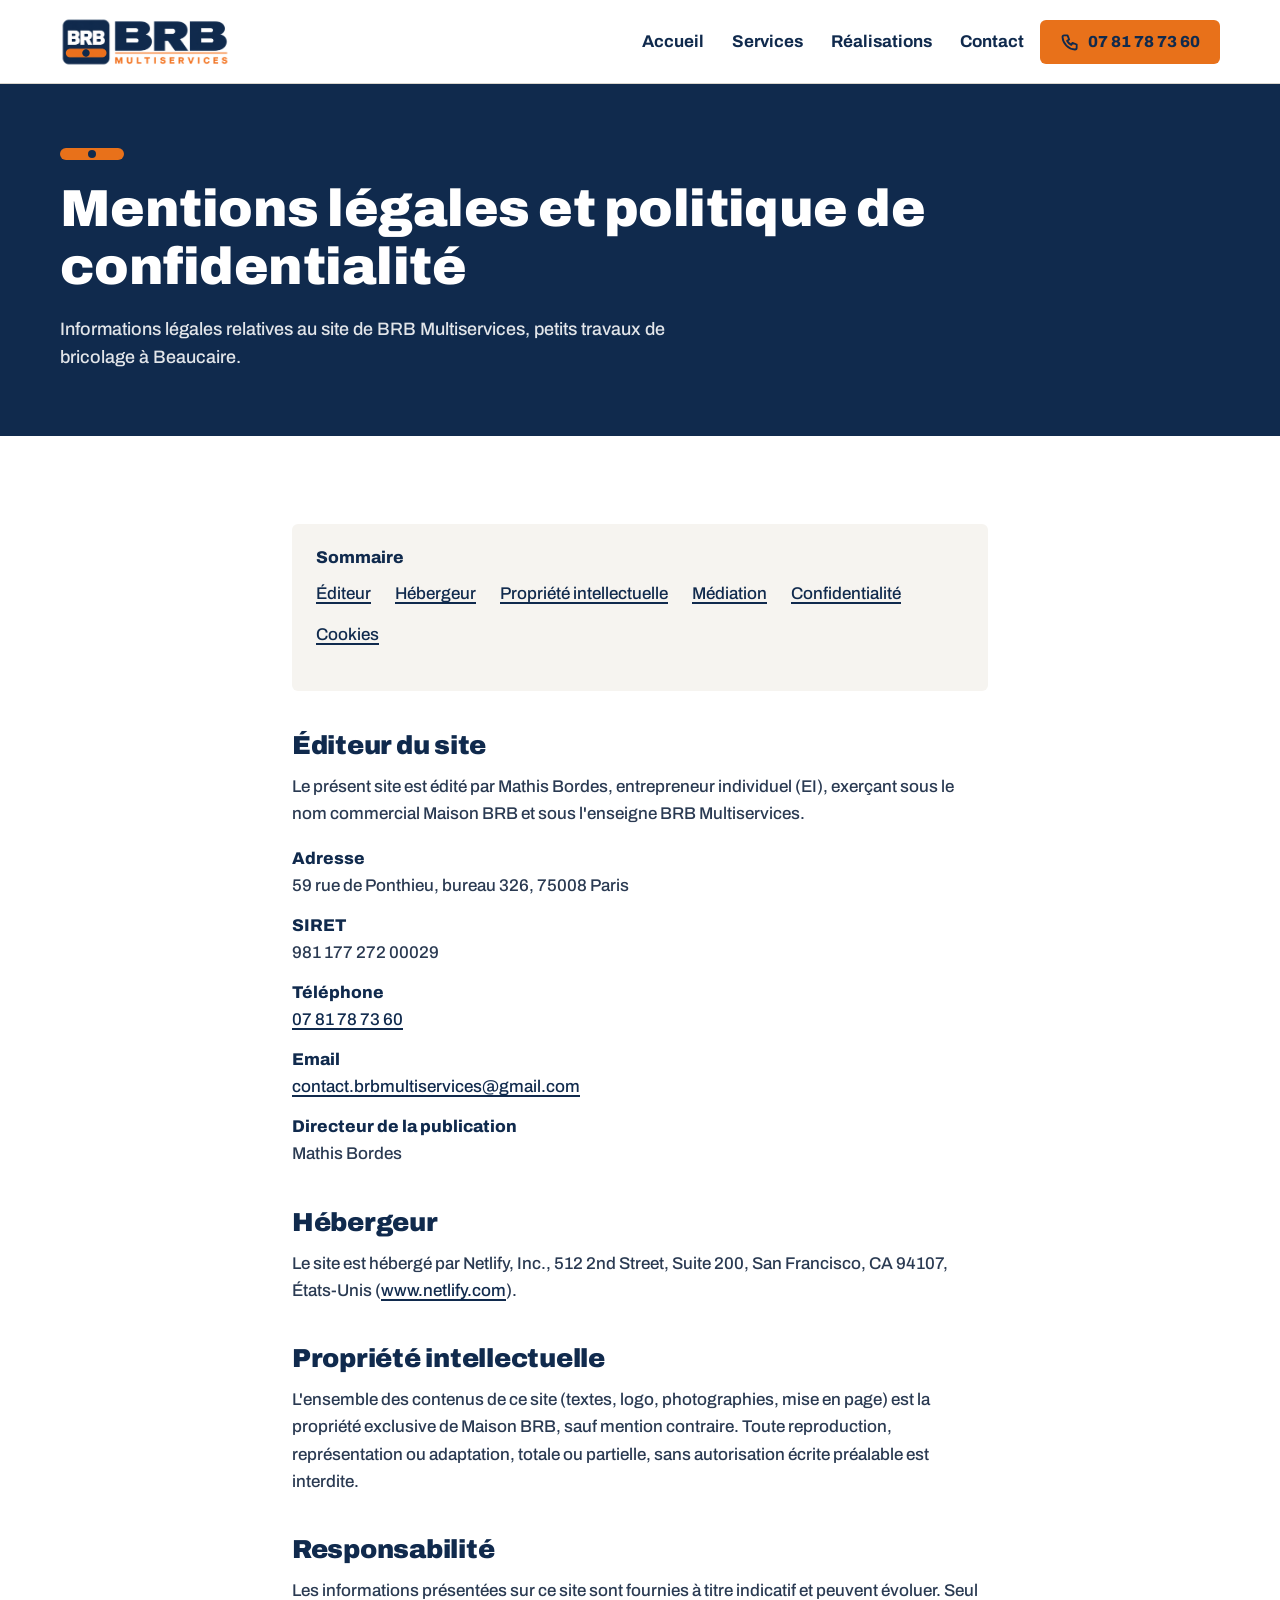
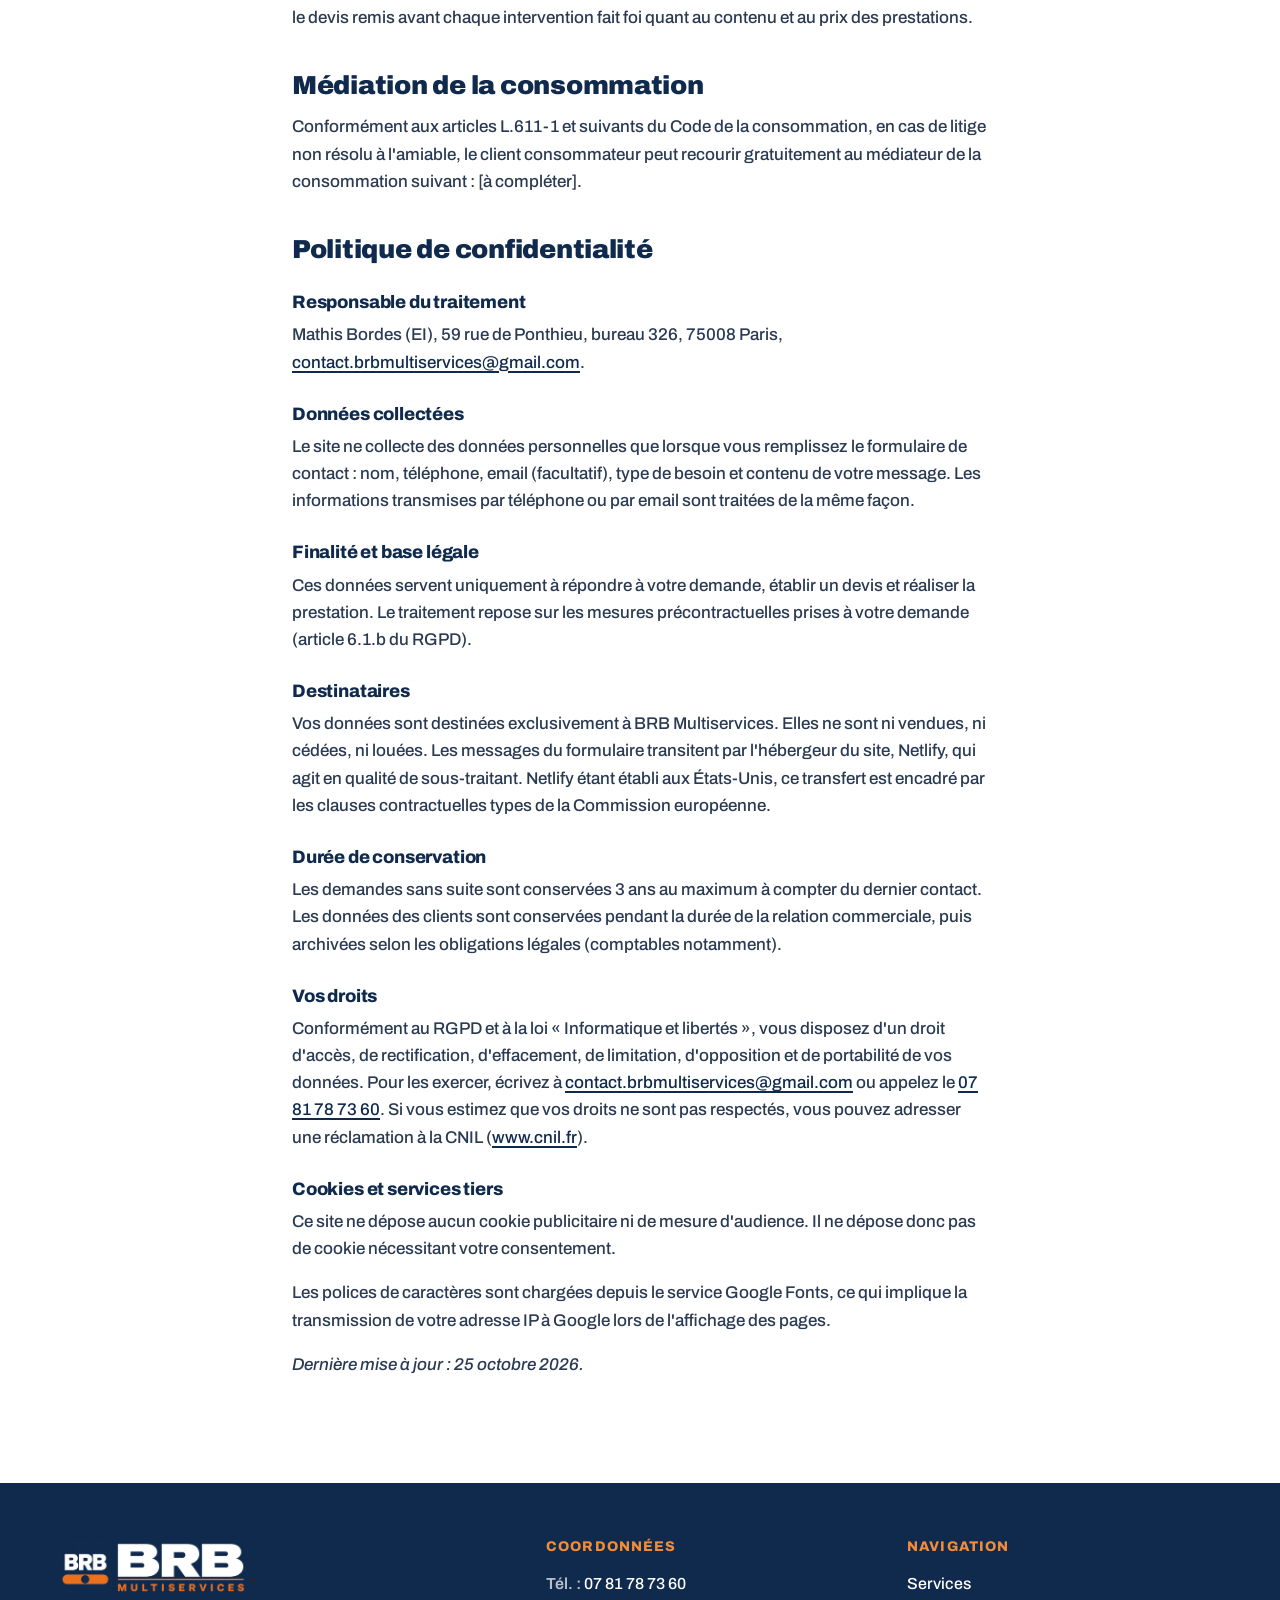
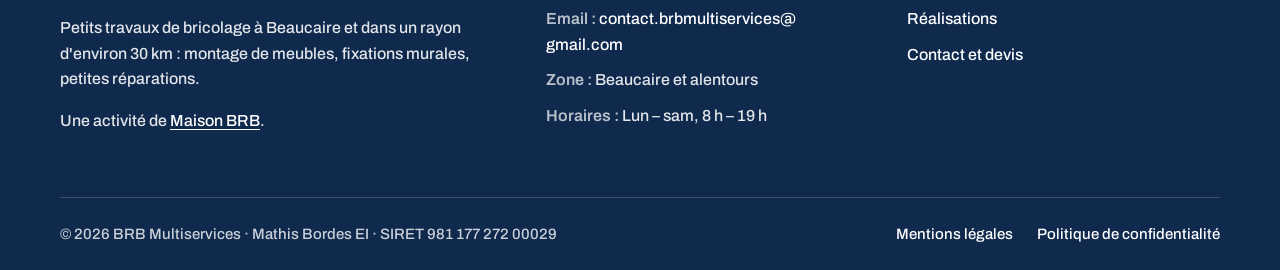
<file: mentions-legales.html>
<!doctype html>
<html lang="fr" class="no-js">
<head>
  <meta charset="utf-8">
  <meta name="viewport" content="width=device-width, initial-scale=1">
  <script>document.documentElement.className = 'js';</script>

  <title>Mentions légales et confidentialité | BRB Multiservices, Beaucaire</title>
  <meta name="description" content="Mentions légales, éditeur, hébergeur et politique de confidentialité du site de BRB Multiservices, petits travaux de bricolage à Beaucaire.">
  <link rel="canonical" href="https://brbmultiservices.fr/mentions-legales.html">

  <meta property="og:type" content="website">
  <meta property="og:locale" content="fr_FR">
  <meta property="og:site_name" content="BRB Multiservices">
  <meta property="og:title" content="Mentions légales et confidentialité | BRB Multiservices, Beaucaire">
  <meta property="og:description" content="Mentions légales, éditeur, hébergeur et politique de confidentialité du site de BRB Multiservices, petits travaux de bricolage à Beaucaire.">
  <meta property="og:url" content="https://brbmultiservices.fr/mentions-legales.html">
  <meta property="og:image" content="https://brbmultiservices.fr/assets/img/logo/logo-principal-fond-blanc.jpg">
  <meta property="og:image:width" content="1858">
  <meta property="og:image:height" content="545">
  <meta property="og:image:alt" content="Logo BRB Multiservices">
  <meta name="twitter:card" content="summary_large_image">

  <link rel="icon" href="assets/img/logo/favicon.ico" sizes="any">
  <link rel="icon" href="assets/img/logo/favicon-32.png" type="image/png" sizes="32x32">
  <link rel="apple-touch-icon" href="assets/img/logo/apple-touch-icon-180.png">
  <link rel="manifest" href="site.webmanifest">
  <meta name="theme-color" content="#102A4D">

  <link rel="preconnect" href="https://fonts.googleapis.com">
  <link rel="preconnect" href="https://fonts.gstatic.com" crossorigin>
  <link rel="stylesheet" href="https://fonts.googleapis.com/css2?family=Archivo:wght@500;600;700;800;900&display=swap">
  <link rel="stylesheet" href="assets/css/style.css">
  <script src="assets/js/main.js" defer></script>
</head>
<body>
  <a class="skip-link" href="#contenu">Aller au contenu</a>

  <header class="site-header">
    <div class="container header-inner">
      <a class="brand" href="index.html">
        <img src="assets/img/logo/logo-principal.png" srcset="assets/img/logo/logo-principal-400.png 400w, assets/img/logo/logo-principal.png 1858w" sizes="(min-width: 960px) 171px, 137px" width="1858" height="545" alt="BRB Multiservices — retour à l'accueil" fetchpriority="high">
      </a>
      <a class="btn btn--primary header-phone" href="tel:+33781787360" aria-label="Appeler BRB Multiservices au 07 81 78 73 60">
        <svg viewBox="0 0 24 24" fill="none" stroke="currentColor" stroke-width="2.2" stroke-linecap="round" stroke-linejoin="round" aria-hidden="true"><path d="M5 4h4l2 5-2.5 1.5a11 11 0 0 0 5 5L15 13l5 2v4a2 2 0 0 1-2 2A16 16 0 0 1 3 6a2 2 0 0 1 2-2"/></svg>
        <span class="label-long">07 81 78 73 60</span>
      </a>
      <button class="nav-toggle" type="button" aria-expanded="false" aria-controls="site-nav" aria-label="Ouvrir le menu">
        <span></span><span></span><span></span>
      </button>
      <nav class="site-nav" id="site-nav" aria-label="Navigation principale">
        <ul>
          <li><a href="index.html">Accueil</a></li>
          <li><a href="services.html">Services</a></li>
          <li><a href="realisations.html">Réalisations</a></li>
          <li><a href="contact.html">Contact</a></li>
        </ul>
      </nav>
    </div>
  </header>

  <main id="contenu">
    <section class="page-hero on-dark">
      <div class="container">
        <span class="level" aria-hidden="true"></span>
        <h1>Mentions légales et politique de confidentialité</h1>
        <p>Informations légales relatives au site de BRB Multiservices, petits travaux de bricolage à Beaucaire.</p>
      </div>
    </section>

    <section class="section">
      <div class="container prose">
        <nav class="toc" aria-label="Sommaire">
          <p>Sommaire</p>
          <ul>
            <li><a href="#editeur">Éditeur</a></li>
            <li><a href="#hebergeur">Hébergeur</a></li>
            <li><a href="#propriete">Propriété intellectuelle</a></li>
            <li><a href="#mediation">Médiation</a></li>
            <li><a href="#confidentialite">Confidentialité</a></li>
            <li><a href="#cookies">Cookies</a></li>
          </ul>
        </nav>

        <h2 id="editeur">Éditeur du site</h2>
        <p>Le présent site est édité par Mathis Bordes, entrepreneur individuel (EI), exerçant sous le nom commercial Maison BRB et sous l'enseigne BRB Multiservices.</p>
        <dl>
          <dt>Adresse</dt><dd>59 rue de Ponthieu, bureau 326, 75008 Paris</dd>
          <dt>SIRET</dt><dd>981 177 272 00029</dd>
          <dt>Téléphone</dt><dd><a href="tel:+33781787360">07 81 78 73 60</a></dd>
          <dt>Email</dt><dd><a href="mailto:contact.brbmultiservices@gmail.com">contact.brbmultiservices@<wbr>gmail.com</a></dd>
          <dt>Directeur de la publication</dt><dd>Mathis Bordes</dd>
        </dl>

        <h2 id="hebergeur">Hébergeur</h2>
        <p>Le site est hébergé par Netlify, Inc., 512 2nd Street, Suite 200, San Francisco, CA 94107, États-Unis (<a href="https://www.netlify.com">www.netlify.com</a>).</p>

        <h2 id="propriete">Propriété intellectuelle</h2>
        <p>L'ensemble des contenus de ce site (textes, logo, photographies, mise en page) est la propriété exclusive de Maison BRB, sauf mention contraire. Toute reproduction, représentation ou adaptation, totale ou partielle, sans autorisation écrite préalable est interdite.</p>

        <h2>Responsabilité</h2>
        <p>Les informations présentées sur ce site sont fournies à titre indicatif et peuvent évoluer. Seul le devis remis avant chaque intervention fait foi quant au contenu et au prix des prestations.</p>

        <h2 id="mediation">Médiation de la consommation</h2>
        <p>Conformément aux articles L.611-1 et suivants du Code de la consommation, en cas de litige non résolu à l'amiable, le client consommateur peut recourir gratuitement au médiateur de la consommation suivant : [à compléter].</p>

        <h2 id="confidentialite">Politique de confidentialité</h2>

        <h3>Responsable du traitement</h3>
        <p>Mathis Bordes (EI), 59 rue de Ponthieu, bureau 326, 75008 Paris, <a href="mailto:contact.brbmultiservices@gmail.com">contact.brbmultiservices@<wbr>gmail.com</a>.</p>

        <h3>Données collectées</h3>
        <p>Le site ne collecte des données personnelles que lorsque vous remplissez le formulaire de contact : nom, téléphone, email (facultatif), type de besoin et contenu de votre message. Les informations transmises par téléphone ou par email sont traitées de la même façon.</p>

        <h3>Finalité et base légale</h3>
        <p>Ces données servent uniquement à répondre à votre demande, établir un devis et réaliser la prestation. Le traitement repose sur les mesures précontractuelles prises à votre demande (article 6.1.b du RGPD).</p>

        <h3>Destinataires</h3>
        <p>Vos données sont destinées exclusivement à BRB Multiservices. Elles ne sont ni vendues, ni cédées, ni louées. Les messages du formulaire transitent par l'hébergeur du site, Netlify, qui agit en qualité de sous-traitant. Netlify étant établi aux États-Unis, ce transfert est encadré par les clauses contractuelles types de la Commission européenne.</p>

        <h3>Durée de conservation</h3>
        <p>Les demandes sans suite sont conservées 3 ans au maximum à compter du dernier contact. Les données des clients sont conservées pendant la durée de la relation commerciale, puis archivées selon les obligations légales (comptables notamment).</p>

        <h3>Vos droits</h3>
        <p>Conformément au RGPD et à la loi « Informatique et libertés », vous disposez d'un droit d'accès, de rectification, d'effacement, de limitation, d'opposition et de portabilité de vos données. Pour les exercer, écrivez à <a href="mailto:contact.brbmultiservices@gmail.com">contact.brbmultiservices@<wbr>gmail.com</a> ou appelez le <a href="tel:+33781787360">07 81 78 73 60</a>. Si vous estimez que vos droits ne sont pas respectés, vous pouvez adresser une réclamation à la CNIL (<a href="https://www.cnil.fr">www.cnil.fr</a>).</p>

        <h3 id="cookies">Cookies et services tiers</h3>
        <p>Ce site ne dépose aucun cookie publicitaire ni de mesure d'audience. Il ne dépose donc pas de cookie nécessitant votre consentement.</p>
        <p>Les polices de caractères sont chargées depuis le service Google Fonts, ce qui implique la transmission de votre adresse IP à Google lors de l'affichage des pages.</p>

        <p><em>Dernière mise à jour : 25 octobre 2026.</em></p>
      </div>
    </section>

  </main>

  <footer class="site-footer">
    <div class="container">
      <div class="footer-grid">
        <div>
          <img class="footer-logo" src="assets/img/logo/logo-blanc-fond-fonce.png" srcset="assets/img/logo/logo-blanc-fond-fonce-400.png 400w, assets/img/logo/logo-blanc-fond-fonce.png 1858w" sizes="191px" width="1858" height="545" alt="BRB Multiservices" loading="lazy">
          <p>Petits travaux de bricolage à Beaucaire et dans un rayon d'environ 30 km : montage de meubles, fixations murales, petites réparations.</p>
          <p>Une activité de <a href="https://maisonbrb.fr/">Maison BRB</a>.</p>
        </div>
        <div>
          <h2 class="footer-title">Coordonnées</h2>
          <ul class="footer-list">
            <li><span class="k">Tél. :</span> <a href="tel:+33781787360">07 81 78 73 60</a></li>
            <li><span class="k">Email :</span> <a href="mailto:contact.brbmultiservices@gmail.com">contact.brbmultiservices@<wbr>gmail.com</a></li>
            <li><span class="k">Zone :</span> Beaucaire et alentours</li>
            <li><span class="k">Horaires :</span> Lun – sam, 8 h – 19 h</li>
          </ul>
        </div>
        <nav aria-label="Liens du pied de page">
          <h2 class="footer-title">Navigation</h2>
          <ul class="footer-list">
            <li><a href="services.html">Services</a></li>
            <li><a href="realisations.html">Réalisations</a></li>
            <li><a href="contact.html">Contact et devis</a></li>
          </ul>
        </nav>
      </div>
      <div class="footer-bottom">
        <p>© <span data-year>2026</span> BRB Multiservices · Mathis Bordes EI · SIRET 981 177 272 00029</p>
        <ul>
          <li><a href="mentions-legales.html">Mentions légales</a></li>
          <li><a href="mentions-legales.html#confidentialite">Politique de confidentialité</a></li>
        </ul>
      </div>
    </div>
  </footer>

  <a class="btn btn--primary call-fab" href="tel:+33781787360">
    <svg viewBox="0 0 24 24" fill="none" stroke="currentColor" stroke-width="2.2" stroke-linecap="round" stroke-linejoin="round" aria-hidden="true"><path d="M5 4h4l2 5-2.5 1.5a11 11 0 0 0 5 5L15 13l5 2v4a2 2 0 0 1-2 2A16 16 0 0 1 3 6a2 2 0 0 1 2-2"/></svg>
    Appeler BRB Multiservices
  </a>
</body>
</html>
</file>
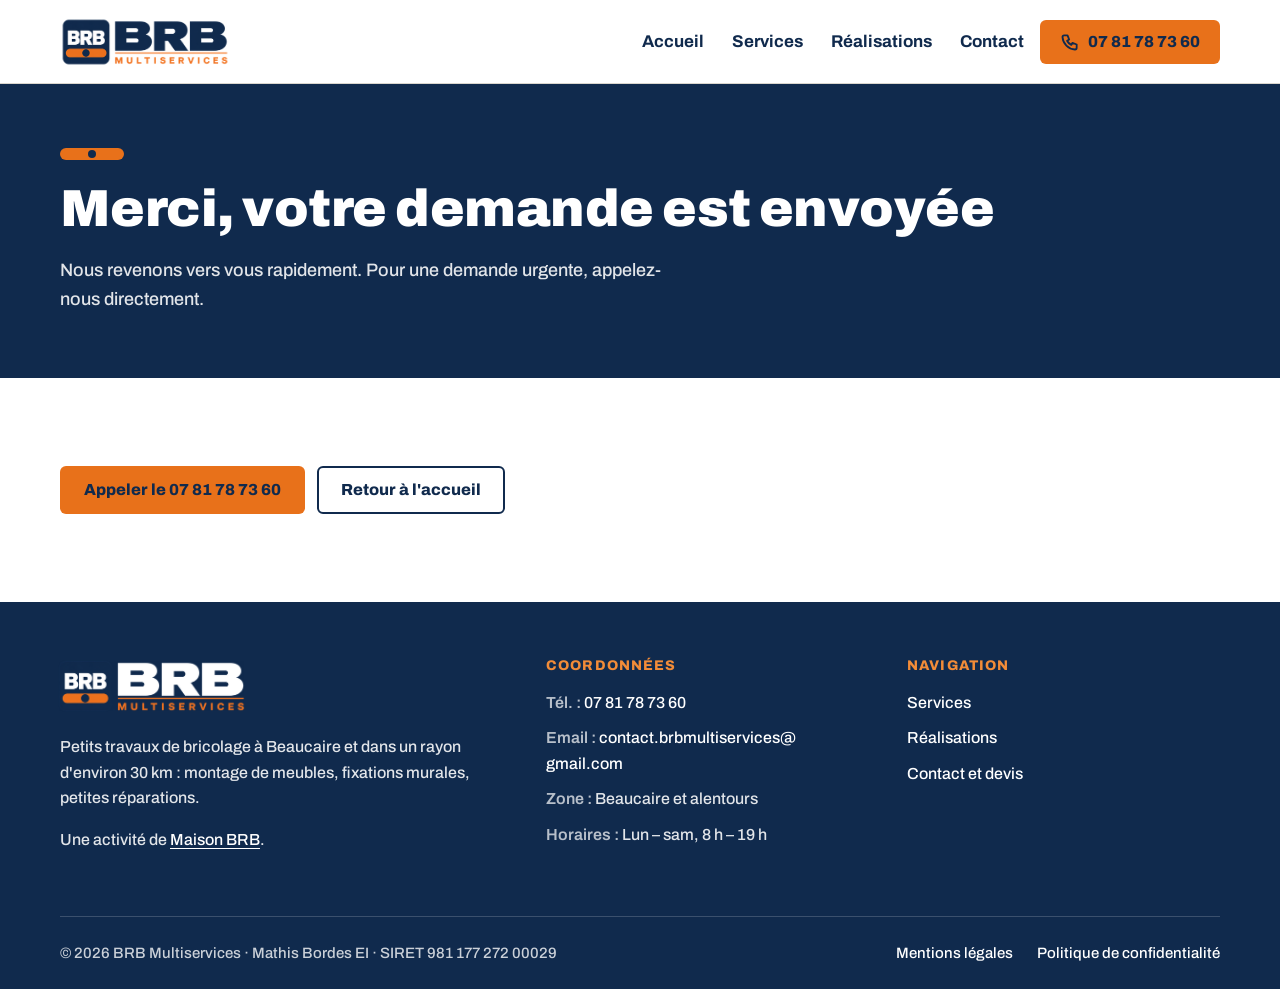
<file: merci.html>
<!doctype html>
<html lang="fr" class="no-js">
<head>
  <meta charset="utf-8">
  <meta name="viewport" content="width=device-width, initial-scale=1">
  <script>document.documentElement.className = 'js';</script>

  <title>Demande envoyée | BRB Multiservices</title>
  <meta name="description" content="Votre demande a bien été envoyée à BRB Multiservices.">
  <meta name="robots" content="noindex">
  <link rel="canonical" href="https://brbmultiservices.fr/merci.html">

  <meta property="og:type" content="website">
  <meta property="og:locale" content="fr_FR">
  <meta property="og:site_name" content="BRB Multiservices">
  <meta property="og:title" content="Demande envoyée | BRB Multiservices">
  <meta property="og:description" content="Votre demande a bien été envoyée à BRB Multiservices.">
  <meta property="og:url" content="https://brbmultiservices.fr/merci.html">
  <meta property="og:image" content="https://brbmultiservices.fr/assets/img/logo/logo-principal-fond-blanc.jpg">
  <meta property="og:image:width" content="1858">
  <meta property="og:image:height" content="545">
  <meta property="og:image:alt" content="Logo BRB Multiservices">
  <meta name="twitter:card" content="summary_large_image">

  <link rel="icon" href="assets/img/logo/favicon.ico" sizes="any">
  <link rel="icon" href="assets/img/logo/favicon-32.png" type="image/png" sizes="32x32">
  <link rel="apple-touch-icon" href="assets/img/logo/apple-touch-icon-180.png">
  <link rel="manifest" href="site.webmanifest">
  <meta name="theme-color" content="#102A4D">

  <link rel="preconnect" href="https://fonts.googleapis.com">
  <link rel="preconnect" href="https://fonts.gstatic.com" crossorigin>
  <link rel="stylesheet" href="https://fonts.googleapis.com/css2?family=Archivo:wght@500;600;700;800;900&display=swap">
  <link rel="stylesheet" href="assets/css/style.css">
  <script src="assets/js/main.js" defer></script>
</head>
<body>
  <a class="skip-link" href="#contenu">Aller au contenu</a>

  <header class="site-header">
    <div class="container header-inner">
      <a class="brand" href="index.html">
        <img src="assets/img/logo/logo-principal.png" srcset="assets/img/logo/logo-principal-400.png 400w, assets/img/logo/logo-principal.png 1858w" sizes="(min-width: 960px) 171px, 137px" width="1858" height="545" alt="BRB Multiservices — retour à l'accueil" fetchpriority="high">
      </a>
      <a class="btn btn--primary header-phone" href="tel:+33781787360" aria-label="Appeler BRB Multiservices au 07 81 78 73 60">
        <svg viewBox="0 0 24 24" fill="none" stroke="currentColor" stroke-width="2.2" stroke-linecap="round" stroke-linejoin="round" aria-hidden="true"><path d="M5 4h4l2 5-2.5 1.5a11 11 0 0 0 5 5L15 13l5 2v4a2 2 0 0 1-2 2A16 16 0 0 1 3 6a2 2 0 0 1 2-2"/></svg>
        <span class="label-long">07 81 78 73 60</span>
      </a>
      <button class="nav-toggle" type="button" aria-expanded="false" aria-controls="site-nav" aria-label="Ouvrir le menu">
        <span></span><span></span><span></span>
      </button>
      <nav class="site-nav" id="site-nav" aria-label="Navigation principale">
        <ul>
          <li><a href="index.html">Accueil</a></li>
          <li><a href="services.html">Services</a></li>
          <li><a href="realisations.html">Réalisations</a></li>
          <li><a href="contact.html">Contact</a></li>
        </ul>
      </nav>
    </div>
  </header>

  <main id="contenu">
    <section class="page-hero on-dark">
      <div class="container">
        <span class="level" aria-hidden="true"></span>
        <h1>Merci, votre demande est envoyée</h1>
        <p>Nous revenons vers vous rapidement. Pour une demande urgente, appelez-nous directement.</p>
      </div>
    </section>

    <section class="section">
      <div class="container">
        <div class="btn-row">
          <a class="btn btn--primary" href="tel:+33781787360">Appeler le 07 81 78 73 60</a>
          <a class="btn btn--outline" href="index.html">Retour à l'accueil</a>
        </div>
      </div>
    </section>

  </main>

  <footer class="site-footer">
    <div class="container">
      <div class="footer-grid">
        <div>
          <img class="footer-logo" src="assets/img/logo/logo-blanc-fond-fonce.png" srcset="assets/img/logo/logo-blanc-fond-fonce-400.png 400w, assets/img/logo/logo-blanc-fond-fonce.png 1858w" sizes="191px" width="1858" height="545" alt="BRB Multiservices" loading="lazy">
          <p>Petits travaux de bricolage à Beaucaire et dans un rayon d'environ 30 km : montage de meubles, fixations murales, petites réparations.</p>
          <p>Une activité de <a href="https://maisonbrb.fr/">Maison BRB</a>.</p>
        </div>
        <div>
          <h2 class="footer-title">Coordonnées</h2>
          <ul class="footer-list">
            <li><span class="k">Tél. :</span> <a href="tel:+33781787360">07 81 78 73 60</a></li>
            <li><span class="k">Email :</span> <a href="mailto:contact.brbmultiservices@gmail.com">contact.brbmultiservices@<wbr>gmail.com</a></li>
            <li><span class="k">Zone :</span> Beaucaire et alentours</li>
            <li><span class="k">Horaires :</span> Lun – sam, 8 h – 19 h</li>
          </ul>
        </div>
        <nav aria-label="Liens du pied de page">
          <h2 class="footer-title">Navigation</h2>
          <ul class="footer-list">
            <li><a href="services.html">Services</a></li>
            <li><a href="realisations.html">Réalisations</a></li>
            <li><a href="contact.html">Contact et devis</a></li>
          </ul>
        </nav>
      </div>
      <div class="footer-bottom">
        <p>© <span data-year>2026</span> BRB Multiservices · Mathis Bordes EI · SIRET 981 177 272 00029</p>
        <ul>
          <li><a href="mentions-legales.html">Mentions légales</a></li>
          <li><a href="mentions-legales.html#confidentialite">Politique de confidentialité</a></li>
        </ul>
      </div>
    </div>
  </footer>

  <a class="btn btn--primary call-fab" href="tel:+33781787360">
    <svg viewBox="0 0 24 24" fill="none" stroke="currentColor" stroke-width="2.2" stroke-linecap="round" stroke-linejoin="round" aria-hidden="true"><path d="M5 4h4l2 5-2.5 1.5a11 11 0 0 0 5 5L15 13l5 2v4a2 2 0 0 1-2 2A16 16 0 0 1 3 6a2 2 0 0 1 2-2"/></svg>
    Appeler BRB Multiservices
  </a>
</body>
</html>
</file>
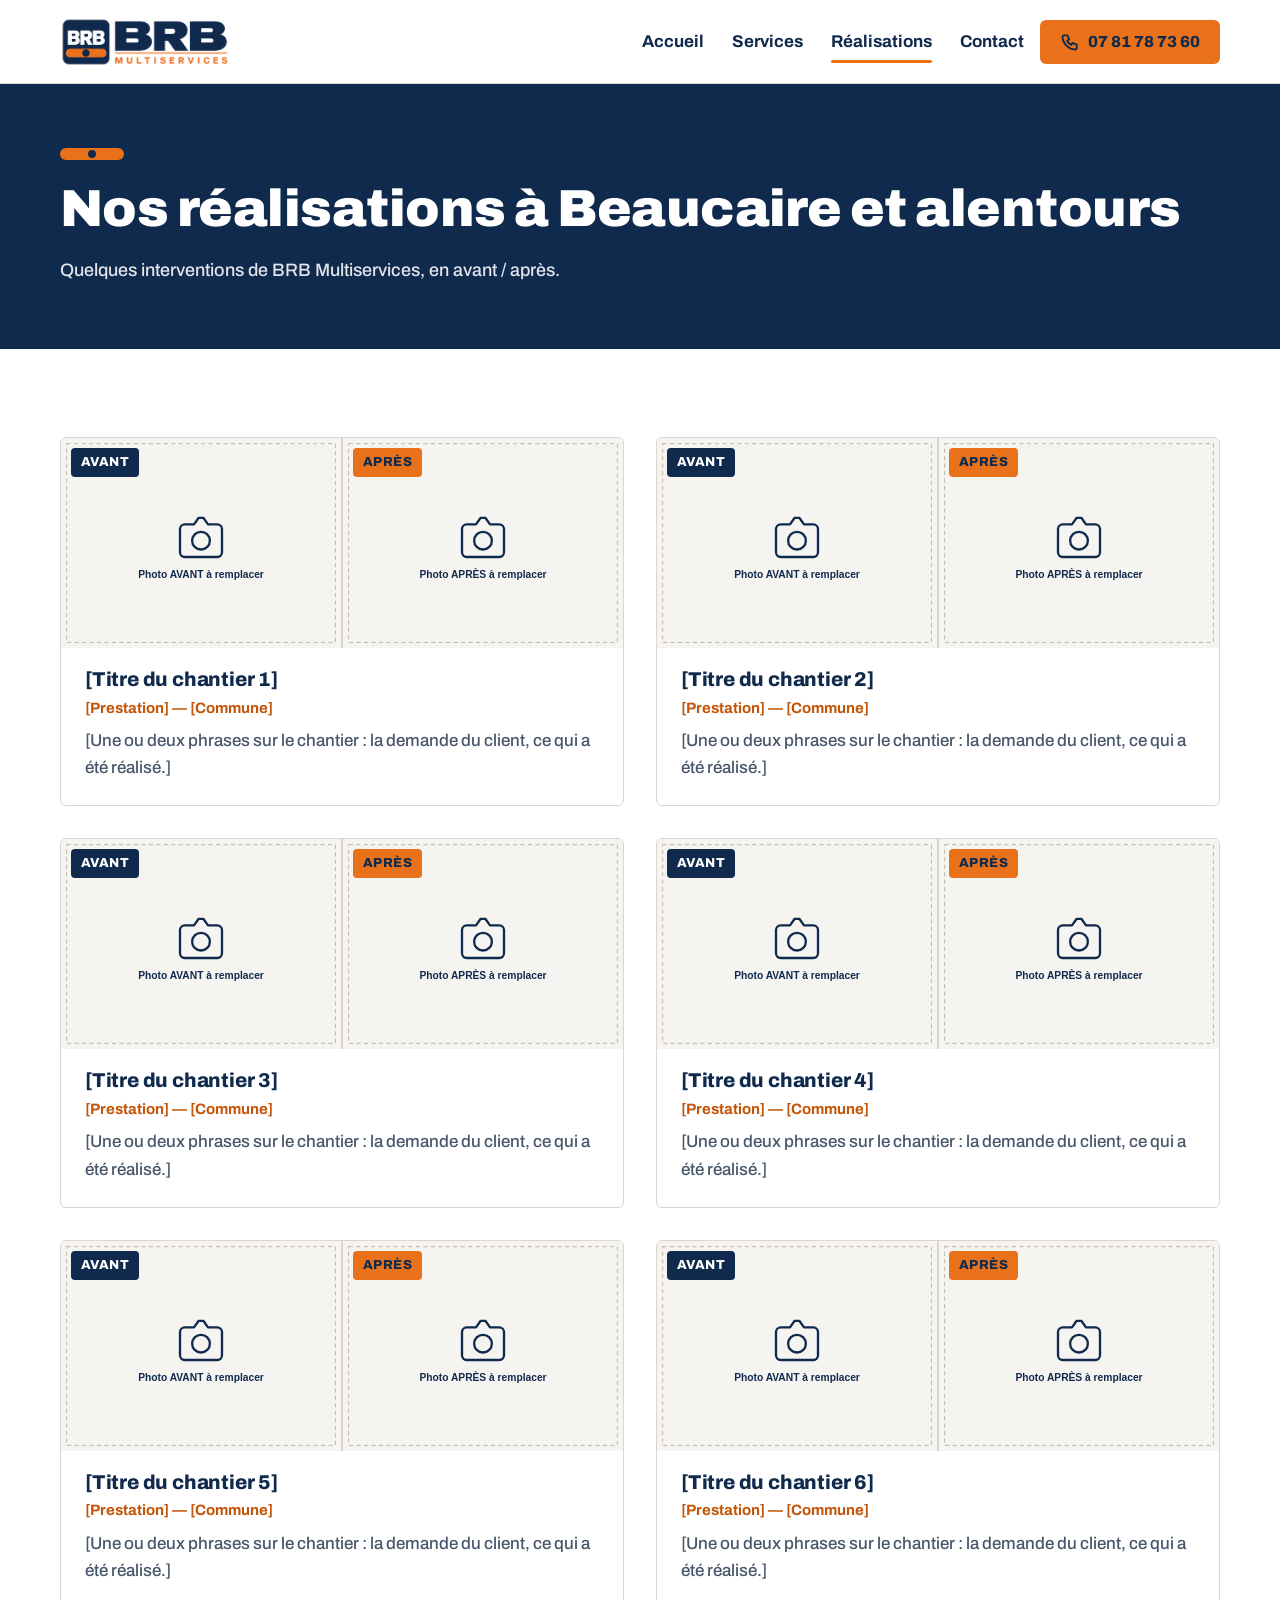
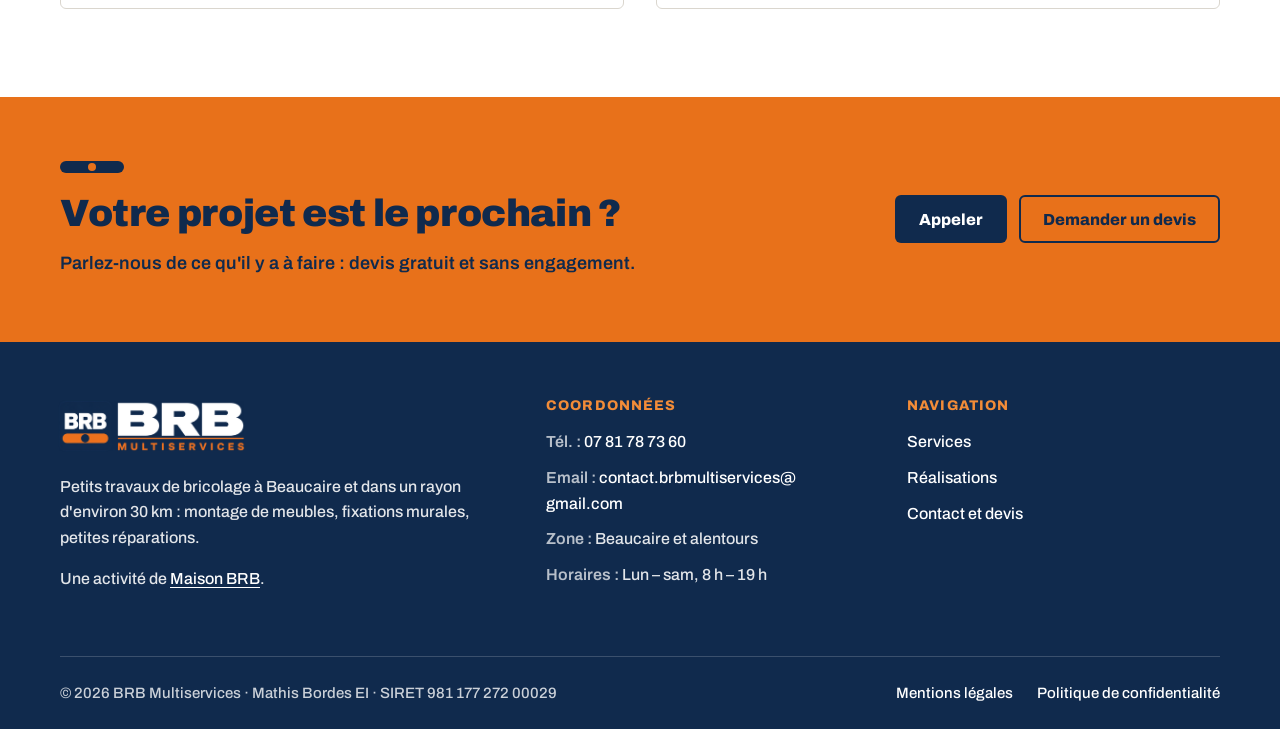
<file: realisations.html>
<!doctype html>
<html lang="fr" class="no-js">
<head>
  <meta charset="utf-8">
  <meta name="viewport" content="width=device-width, initial-scale=1">
  <script>document.documentElement.className = 'js';</script>

  <title>Réalisations avant / après à Beaucaire — montage de meubles, fixations | BRB Multiservices</title>
  <meta name="description" content="Photos avant / après des interventions de BRB Multiservices à Beaucaire et alentours : montage de meubles, fixations murales, petites réparations, rangements.">
  <link rel="canonical" href="https://brbmultiservices.fr/realisations.html">

  <meta property="og:type" content="website">
  <meta property="og:locale" content="fr_FR">
  <meta property="og:site_name" content="BRB Multiservices">
  <meta property="og:title" content="Réalisations avant / après à Beaucaire — montage de meubles, fixations | BRB Multiservices">
  <meta property="og:description" content="Photos avant / après des interventions de BRB Multiservices à Beaucaire et alentours : montage de meubles, fixations murales, petites réparations, rangements.">
  <meta property="og:url" content="https://brbmultiservices.fr/realisations.html">
  <meta property="og:image" content="https://brbmultiservices.fr/assets/img/logo/logo-principal-fond-blanc.jpg">
  <meta property="og:image:width" content="1858">
  <meta property="og:image:height" content="545">
  <meta property="og:image:alt" content="Logo BRB Multiservices">
  <meta name="twitter:card" content="summary_large_image">

  <link rel="icon" href="assets/img/logo/favicon.ico" sizes="any">
  <link rel="icon" href="assets/img/logo/favicon-32.png" type="image/png" sizes="32x32">
  <link rel="apple-touch-icon" href="assets/img/logo/apple-touch-icon-180.png">
  <link rel="manifest" href="site.webmanifest">
  <meta name="theme-color" content="#102A4D">

  <link rel="preconnect" href="https://fonts.googleapis.com">
  <link rel="preconnect" href="https://fonts.gstatic.com" crossorigin>
  <link rel="stylesheet" href="https://fonts.googleapis.com/css2?family=Archivo:wght@500;600;700;800;900&display=swap">
  <link rel="stylesheet" href="assets/css/style.css">
  <script src="assets/js/main.js" defer></script>
</head>
<body>
  <a class="skip-link" href="#contenu">Aller au contenu</a>

  <header class="site-header">
    <div class="container header-inner">
      <a class="brand" href="index.html">
        <img src="assets/img/logo/logo-principal.png" srcset="assets/img/logo/logo-principal-400.png 400w, assets/img/logo/logo-principal.png 1858w" sizes="(min-width: 960px) 171px, 137px" width="1858" height="545" alt="BRB Multiservices — retour à l'accueil" fetchpriority="high">
      </a>
      <a class="btn btn--primary header-phone" href="tel:+33781787360" aria-label="Appeler BRB Multiservices au 07 81 78 73 60">
        <svg viewBox="0 0 24 24" fill="none" stroke="currentColor" stroke-width="2.2" stroke-linecap="round" stroke-linejoin="round" aria-hidden="true"><path d="M5 4h4l2 5-2.5 1.5a11 11 0 0 0 5 5L15 13l5 2v4a2 2 0 0 1-2 2A16 16 0 0 1 3 6a2 2 0 0 1 2-2"/></svg>
        <span class="label-long">07 81 78 73 60</span>
      </a>
      <button class="nav-toggle" type="button" aria-expanded="false" aria-controls="site-nav" aria-label="Ouvrir le menu">
        <span></span><span></span><span></span>
      </button>
      <nav class="site-nav" id="site-nav" aria-label="Navigation principale">
        <ul>
          <li><a href="index.html">Accueil</a></li>
          <li><a href="services.html">Services</a></li>
          <li><a href="realisations.html" aria-current="page">Réalisations</a></li>
          <li><a href="contact.html">Contact</a></li>
        </ul>
      </nav>
    </div>
  </header>

  <main id="contenu">
    <section class="page-hero on-dark">
      <div class="container">
        <span class="level" aria-hidden="true"></span>
        <h1>Nos réalisations à Beaucaire et alentours</h1>
        <p>Quelques interventions de BRB Multiservices, en avant / après.</p>
      </div>
    </section>

    <section class="section" aria-label="Galerie d'interventions avant et après">
      <div class="container">
        <ul class="gallery">
          <li>
            <figure class="project">
              <div class="ba">
                <div class="ba-item">
                  <img src="assets/img/photos/placeholder-avant.svg" width="1200" height="900" loading="lazy" decoding="async" alt="[Chantier 1 avant : description]">
                  <span class="ba-label ba-label--before">Avant</span>
                </div>
                <div class="ba-item">
                  <img src="assets/img/photos/placeholder-apres.svg" width="1200" height="900" loading="lazy" decoding="async" alt="[Chantier 1 après : description]">
                  <span class="ba-label ba-label--after">Après</span>
                </div>
              </div>
              <figcaption>
                <h2>[Titre du chantier 1]</h2>
                <p class="meta">[Prestation] — [Commune]</p>
                <p>[Une ou deux phrases sur le chantier : la demande du client, ce qui a été réalisé.]</p>
              </figcaption>
            </figure>
          </li>
          <li>
            <figure class="project">
              <div class="ba">
                <div class="ba-item">
                  <img src="assets/img/photos/placeholder-avant.svg" width="1200" height="900" loading="lazy" decoding="async" alt="[Chantier 2 avant : description]">
                  <span class="ba-label ba-label--before">Avant</span>
                </div>
                <div class="ba-item">
                  <img src="assets/img/photos/placeholder-apres.svg" width="1200" height="900" loading="lazy" decoding="async" alt="[Chantier 2 après : description]">
                  <span class="ba-label ba-label--after">Après</span>
                </div>
              </div>
              <figcaption>
                <h2>[Titre du chantier 2]</h2>
                <p class="meta">[Prestation] — [Commune]</p>
                <p>[Une ou deux phrases sur le chantier : la demande du client, ce qui a été réalisé.]</p>
              </figcaption>
            </figure>
          </li>
          <li>
            <figure class="project">
              <div class="ba">
                <div class="ba-item">
                  <img src="assets/img/photos/placeholder-avant.svg" width="1200" height="900" loading="lazy" decoding="async" alt="[Chantier 3 avant : description]">
                  <span class="ba-label ba-label--before">Avant</span>
                </div>
                <div class="ba-item">
                  <img src="assets/img/photos/placeholder-apres.svg" width="1200" height="900" loading="lazy" decoding="async" alt="[Chantier 3 après : description]">
                  <span class="ba-label ba-label--after">Après</span>
                </div>
              </div>
              <figcaption>
                <h2>[Titre du chantier 3]</h2>
                <p class="meta">[Prestation] — [Commune]</p>
                <p>[Une ou deux phrases sur le chantier : la demande du client, ce qui a été réalisé.]</p>
              </figcaption>
            </figure>
          </li>
          <li>
            <figure class="project">
              <div class="ba">
                <div class="ba-item">
                  <img src="assets/img/photos/placeholder-avant.svg" width="1200" height="900" loading="lazy" decoding="async" alt="[Chantier 4 avant : description]">
                  <span class="ba-label ba-label--before">Avant</span>
                </div>
                <div class="ba-item">
                  <img src="assets/img/photos/placeholder-apres.svg" width="1200" height="900" loading="lazy" decoding="async" alt="[Chantier 4 après : description]">
                  <span class="ba-label ba-label--after">Après</span>
                </div>
              </div>
              <figcaption>
                <h2>[Titre du chantier 4]</h2>
                <p class="meta">[Prestation] — [Commune]</p>
                <p>[Une ou deux phrases sur le chantier : la demande du client, ce qui a été réalisé.]</p>
              </figcaption>
            </figure>
          </li>
          <li>
            <figure class="project">
              <div class="ba">
                <div class="ba-item">
                  <img src="assets/img/photos/placeholder-avant.svg" width="1200" height="900" loading="lazy" decoding="async" alt="[Chantier 5 avant : description]">
                  <span class="ba-label ba-label--before">Avant</span>
                </div>
                <div class="ba-item">
                  <img src="assets/img/photos/placeholder-apres.svg" width="1200" height="900" loading="lazy" decoding="async" alt="[Chantier 5 après : description]">
                  <span class="ba-label ba-label--after">Après</span>
                </div>
              </div>
              <figcaption>
                <h2>[Titre du chantier 5]</h2>
                <p class="meta">[Prestation] — [Commune]</p>
                <p>[Une ou deux phrases sur le chantier : la demande du client, ce qui a été réalisé.]</p>
              </figcaption>
            </figure>
          </li>
          <li>
            <figure class="project">
              <div class="ba">
                <div class="ba-item">
                  <img src="assets/img/photos/placeholder-avant.svg" width="1200" height="900" loading="lazy" decoding="async" alt="[Chantier 6 avant : description]">
                  <span class="ba-label ba-label--before">Avant</span>
                </div>
                <div class="ba-item">
                  <img src="assets/img/photos/placeholder-apres.svg" width="1200" height="900" loading="lazy" decoding="async" alt="[Chantier 6 après : description]">
                  <span class="ba-label ba-label--after">Après</span>
                </div>
              </div>
              <figcaption>
                <h2>[Titre du chantier 6]</h2>
                <p class="meta">[Prestation] — [Commune]</p>
                <p>[Une ou deux phrases sur le chantier : la demande du client, ce qui a été réalisé.]</p>
              </figcaption>
            </figure>
          </li>
        </ul>
      </div>
    </section>

    <section class="cta-band" aria-labelledby="cta-title">
      <div class="container cta-inner">
        <div>
          <span class="level level--on-orange" aria-hidden="true"></span>
          <h2 id="cta-title">Votre projet est le prochain ?</h2>
          <p>Parlez-nous de ce qu'il y a à faire : devis gratuit et sans engagement.</p>
        </div>
        <div class="btn-row">
          <a class="btn btn--navy" href="tel:+33781787360">Appeler</a>
          <a class="btn btn--outline" href="contact.html">Demander un devis</a>
        </div>
      </div>
    </section>
  </main>

  <footer class="site-footer">
    <div class="container">
      <div class="footer-grid">
        <div>
          <img class="footer-logo" src="assets/img/logo/logo-blanc-fond-fonce.png" srcset="assets/img/logo/logo-blanc-fond-fonce-400.png 400w, assets/img/logo/logo-blanc-fond-fonce.png 1858w" sizes="191px" width="1858" height="545" alt="BRB Multiservices" loading="lazy">
          <p>Petits travaux de bricolage à Beaucaire et dans un rayon d'environ 30 km : montage de meubles, fixations murales, petites réparations.</p>
          <p>Une activité de <a href="https://maisonbrb.fr/">Maison BRB</a>.</p>
        </div>
        <div>
          <h2 class="footer-title">Coordonnées</h2>
          <ul class="footer-list">
            <li><span class="k">Tél. :</span> <a href="tel:+33781787360">07 81 78 73 60</a></li>
            <li><span class="k">Email :</span> <a href="mailto:contact.brbmultiservices@gmail.com">contact.brbmultiservices@<wbr>gmail.com</a></li>
            <li><span class="k">Zone :</span> Beaucaire et alentours</li>
            <li><span class="k">Horaires :</span> Lun – sam, 8 h – 19 h</li>
          </ul>
        </div>
        <nav aria-label="Liens du pied de page">
          <h2 class="footer-title">Navigation</h2>
          <ul class="footer-list">
            <li><a href="services.html">Services</a></li>
            <li><a href="realisations.html">Réalisations</a></li>
            <li><a href="contact.html">Contact et devis</a></li>
          </ul>
        </nav>
      </div>
      <div class="footer-bottom">
        <p>© <span data-year>2026</span> BRB Multiservices · Mathis Bordes EI · SIRET 981 177 272 00029</p>
        <ul>
          <li><a href="mentions-legales.html">Mentions légales</a></li>
          <li><a href="mentions-legales.html#confidentialite">Politique de confidentialité</a></li>
        </ul>
      </div>
    </div>
  </footer>

  <a class="btn btn--primary call-fab" href="tel:+33781787360">
    <svg viewBox="0 0 24 24" fill="none" stroke="currentColor" stroke-width="2.2" stroke-linecap="round" stroke-linejoin="round" aria-hidden="true"><path d="M5 4h4l2 5-2.5 1.5a11 11 0 0 0 5 5L15 13l5 2v4a2 2 0 0 1-2 2A16 16 0 0 1 3 6a2 2 0 0 1 2-2"/></svg>
    Appeler BRB Multiservices
  </a>
</body>
</html>
</file>
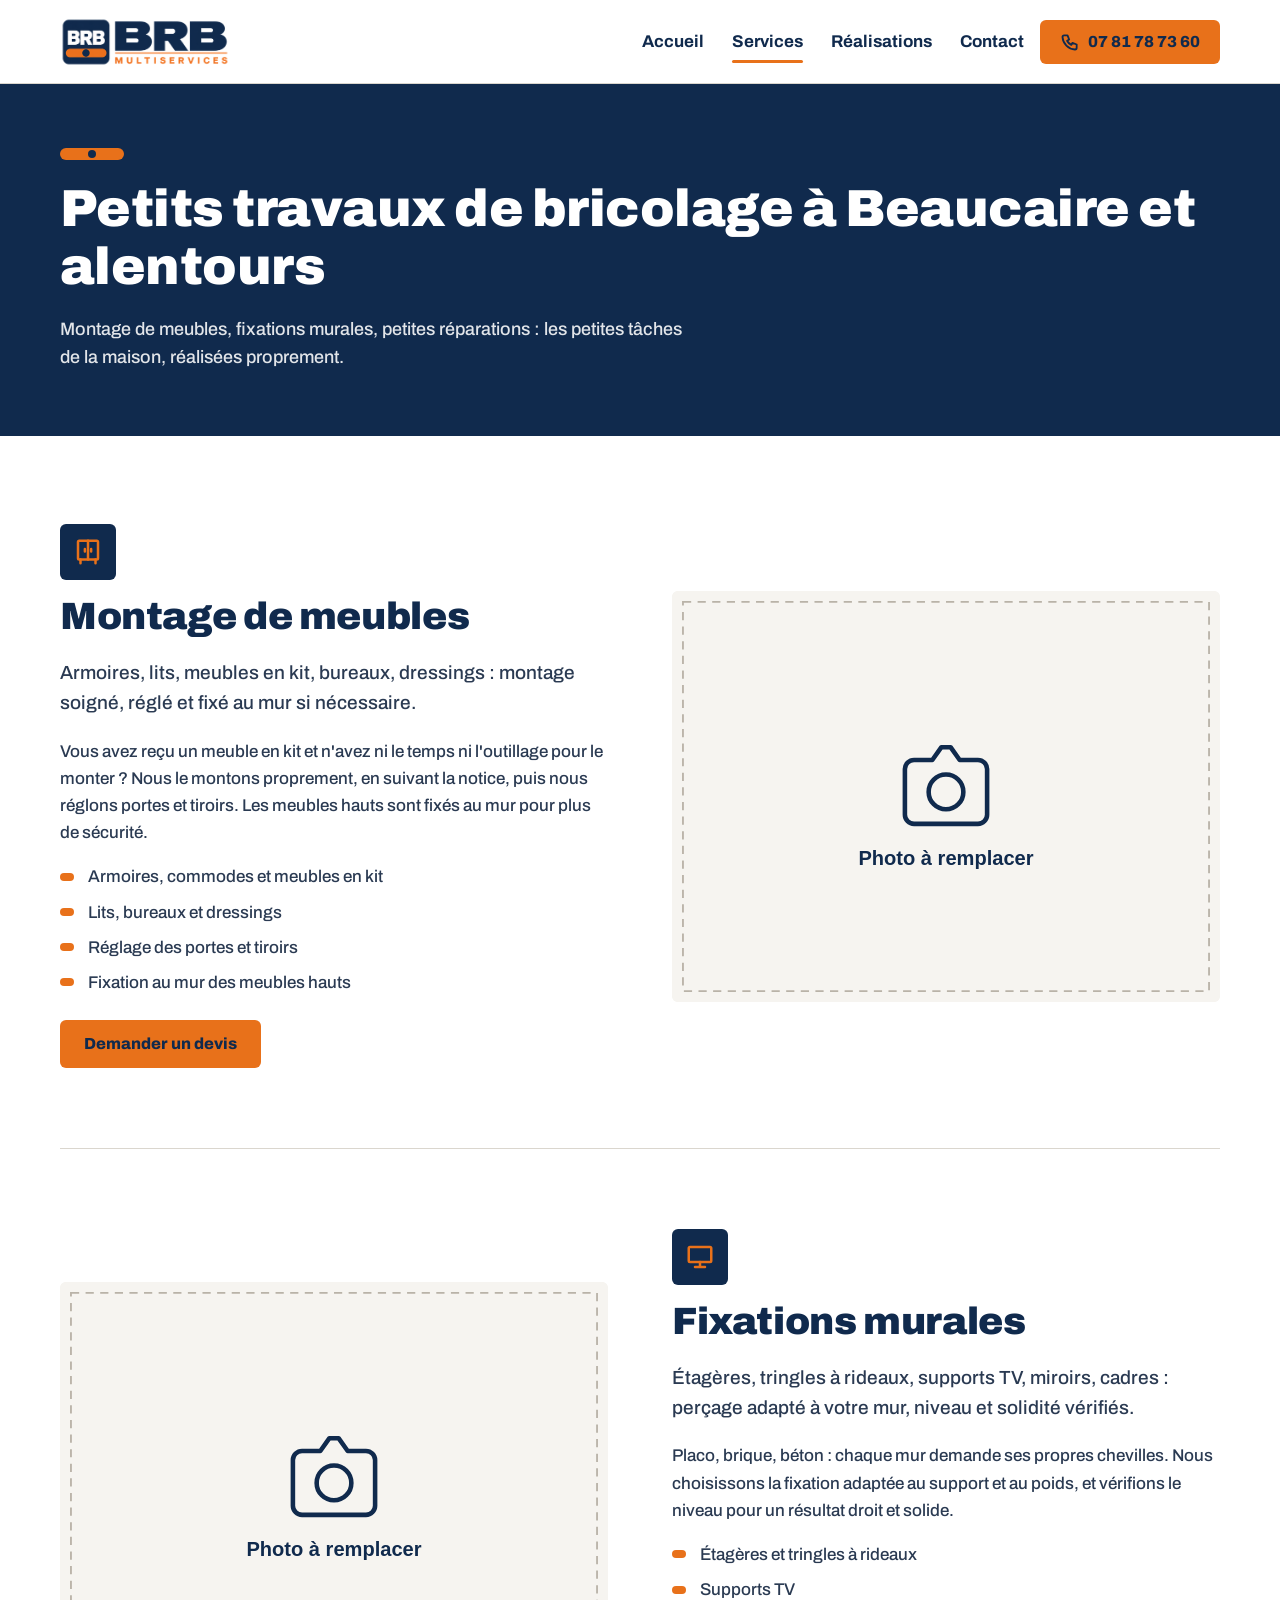
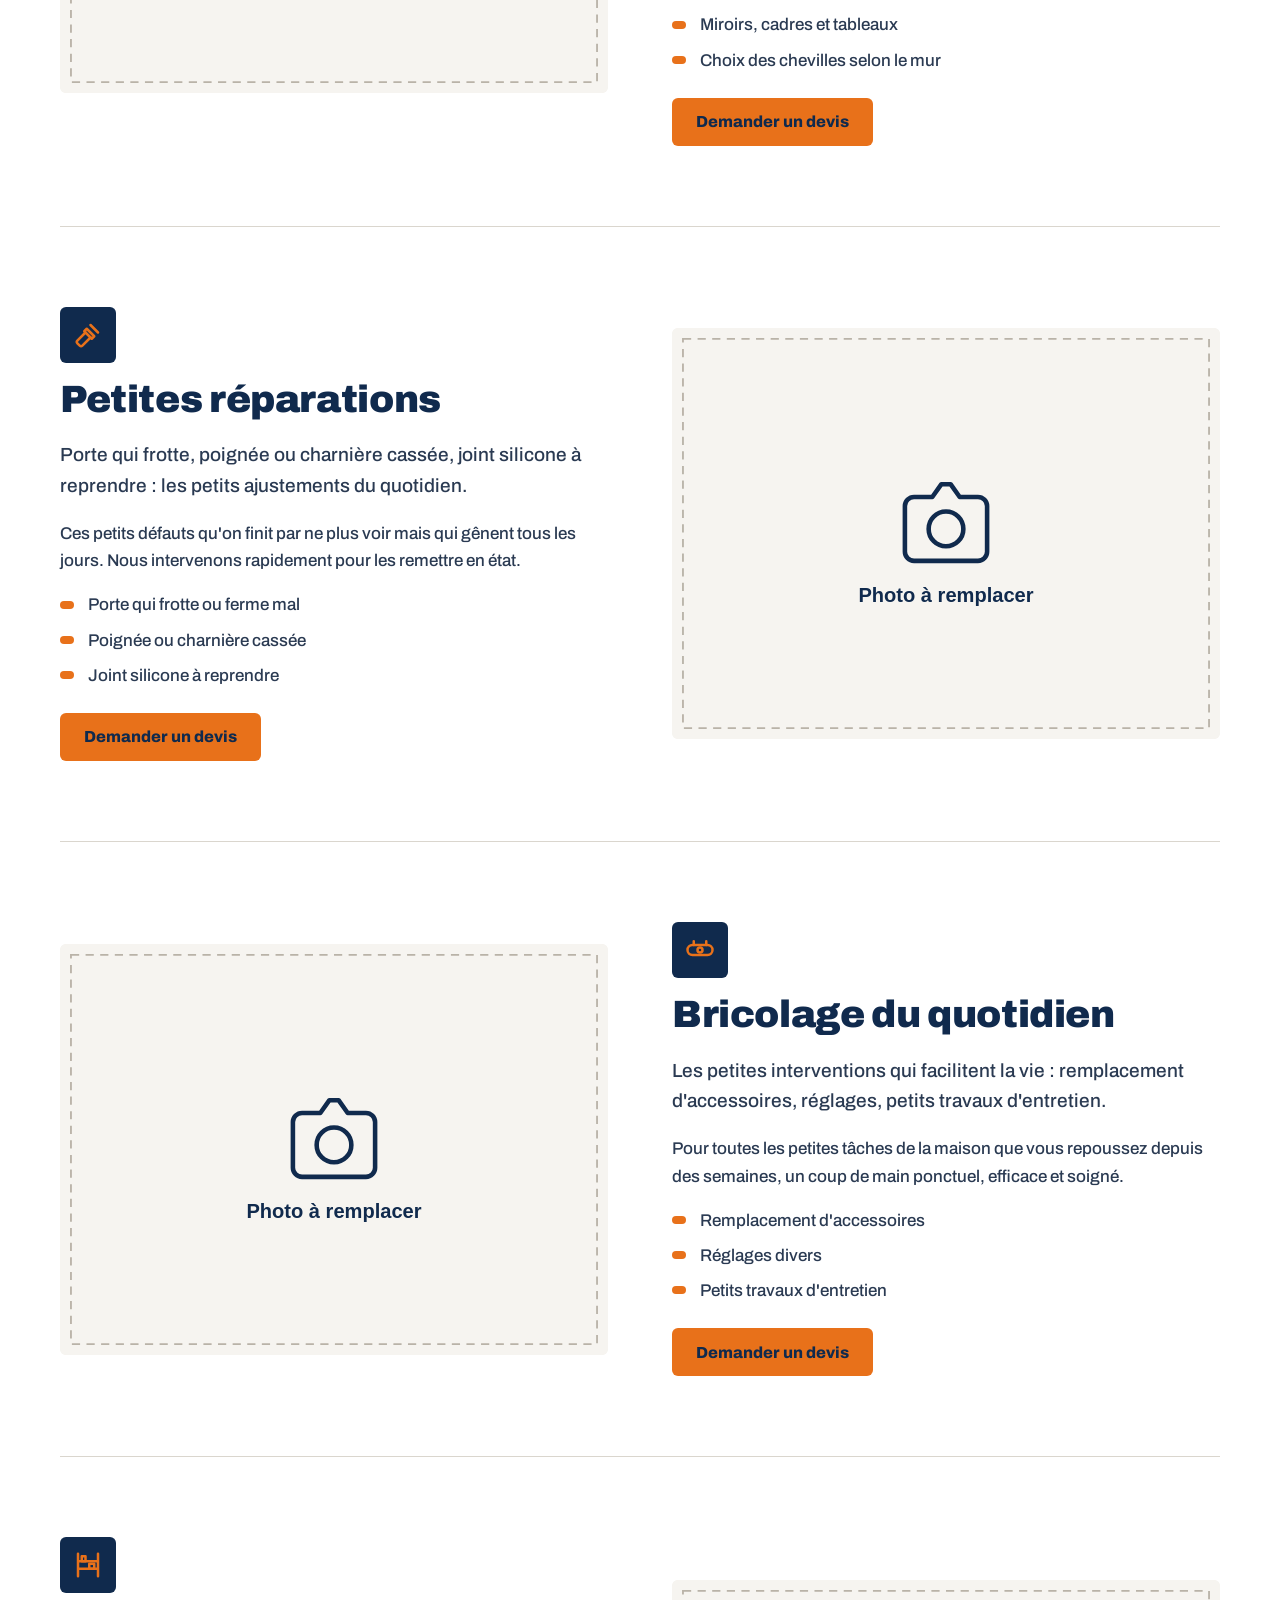
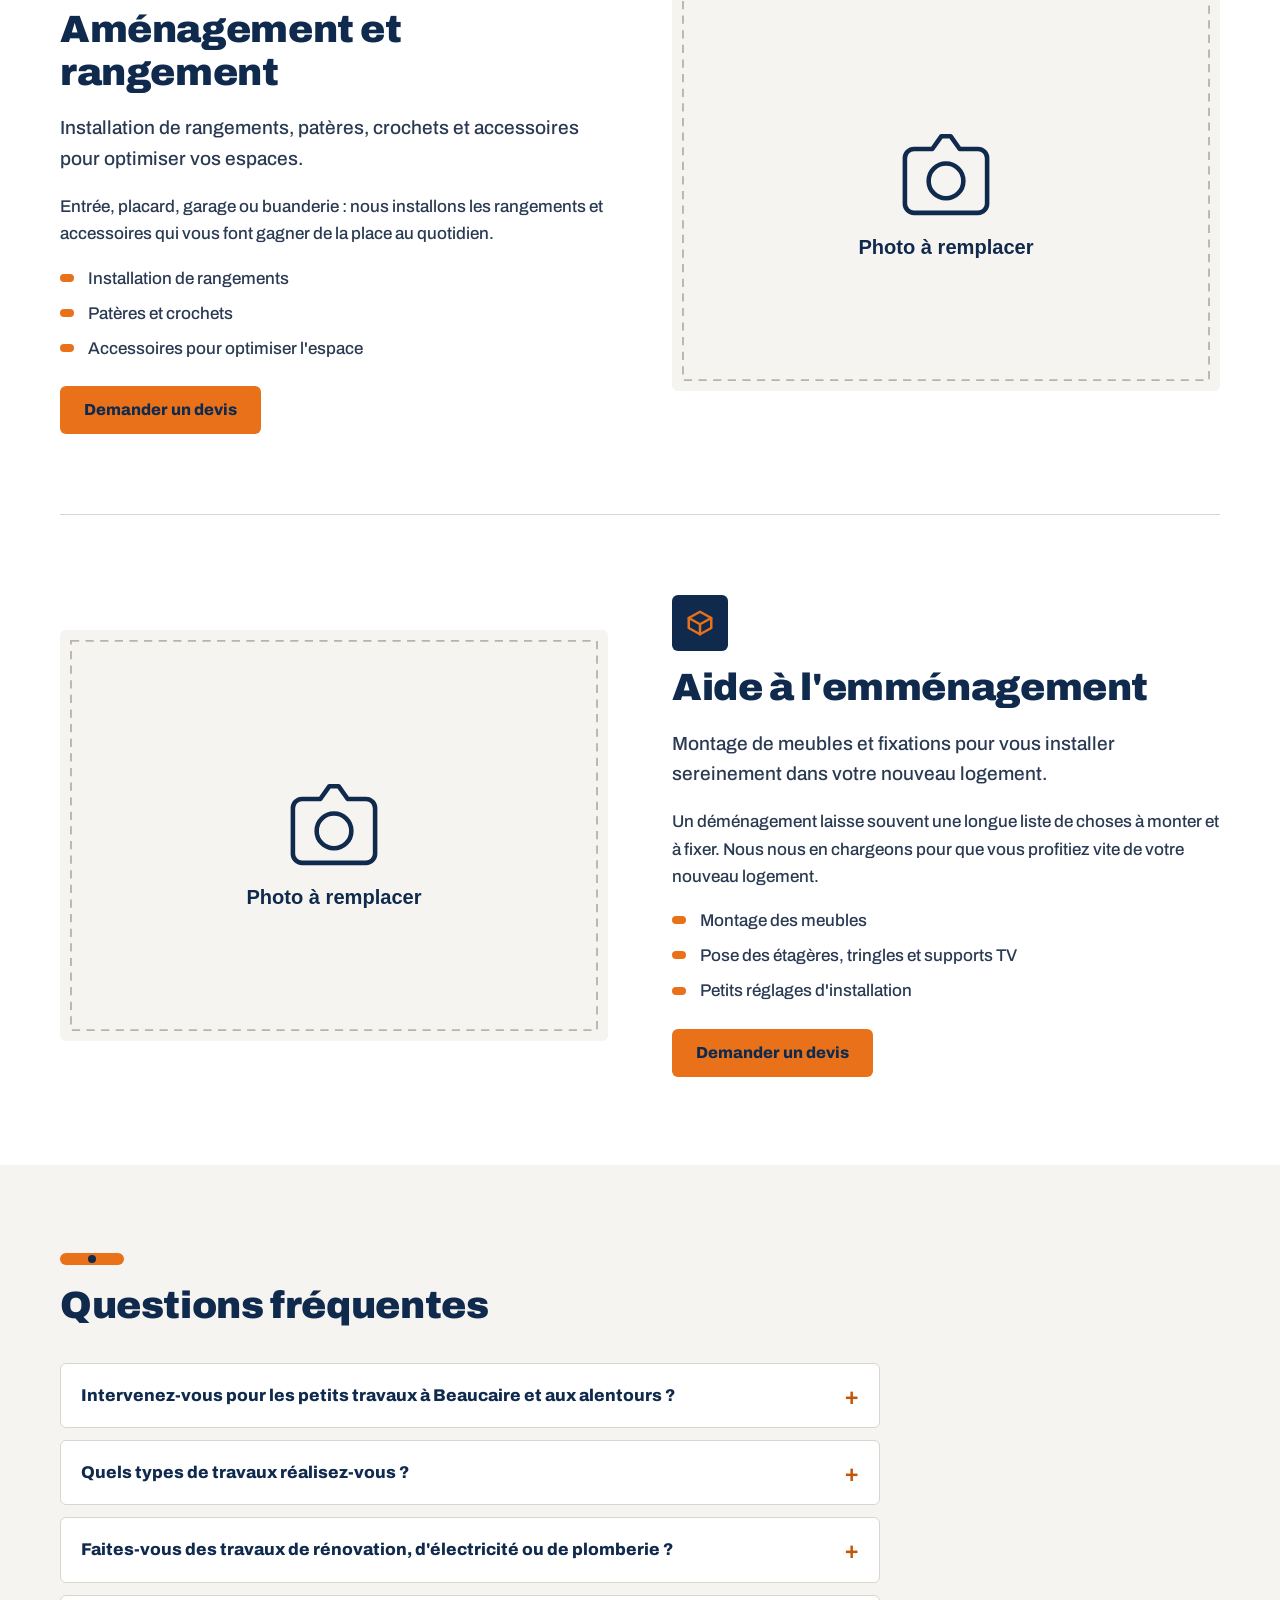
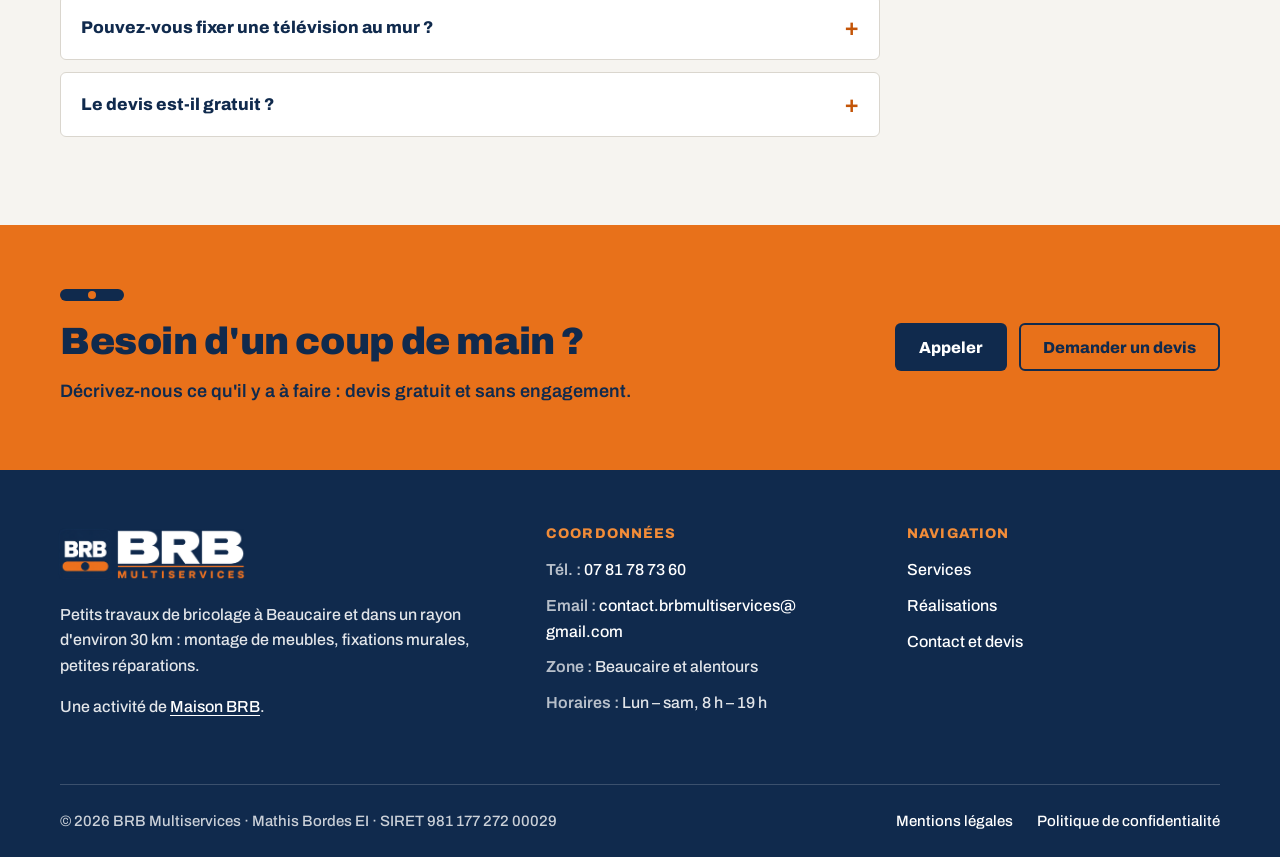
<file: services.html>
<!doctype html>
<html lang="fr" class="no-js">
<head>
  <meta charset="utf-8">
  <meta name="viewport" content="width=device-width, initial-scale=1">
  <script>document.documentElement.className = 'js';</script>

  <title>Montage de meubles, fixations murales, petites réparations à Beaucaire | BRB Multiservices</title>
  <meta name="description" content="Les prestations de BRB Multiservices à Beaucaire, Tarascon, Arles et Nîmes : montage de meubles, fixations murales et supports TV, petites réparations, rangements, aide à l&#x27;emménagement.">
  <link rel="canonical" href="https://brbmultiservices.fr/services.html">

  <meta property="og:type" content="website">
  <meta property="og:locale" content="fr_FR">
  <meta property="og:site_name" content="BRB Multiservices">
  <meta property="og:title" content="Montage de meubles, fixations murales, petites réparations à Beaucaire | BRB Multiservices">
  <meta property="og:description" content="Les prestations de BRB Multiservices à Beaucaire, Tarascon, Arles et Nîmes : montage de meubles, fixations murales et supports TV, petites réparations, rangements, aide à l&#x27;emménagement.">
  <meta property="og:url" content="https://brbmultiservices.fr/services.html">
  <meta property="og:image" content="https://brbmultiservices.fr/assets/img/logo/logo-principal-fond-blanc.jpg">
  <meta property="og:image:width" content="1858">
  <meta property="og:image:height" content="545">
  <meta property="og:image:alt" content="Logo BRB Multiservices">
  <meta name="twitter:card" content="summary_large_image">

  <link rel="icon" href="assets/img/logo/favicon.ico" sizes="any">
  <link rel="icon" href="assets/img/logo/favicon-32.png" type="image/png" sizes="32x32">
  <link rel="apple-touch-icon" href="assets/img/logo/apple-touch-icon-180.png">
  <link rel="manifest" href="site.webmanifest">
  <meta name="theme-color" content="#102A4D">

  <link rel="preconnect" href="https://fonts.googleapis.com">
  <link rel="preconnect" href="https://fonts.gstatic.com" crossorigin>
  <link rel="stylesheet" href="https://fonts.googleapis.com/css2?family=Archivo:wght@500;600;700;800;900&display=swap">
  <link rel="stylesheet" href="assets/css/style.css">
  <script src="assets/js/main.js" defer></script>
  <script type="application/ld+json">
{
  "@context": "https://schema.org",
  "@type": "FAQPage",
  "mainEntity": [
    {
      "@type": "Question",
      "name": "Intervenez-vous pour les petits travaux à Beaucaire et aux alentours ?",
      "acceptedAnswer": {
        "@type": "Answer",
        "text": "Oui. BRB Multiservices intervient à Beaucaire, Tarascon, Vallabrègues, Comps, Aramon, Montfrin, Nîmes, Arles et dans les communes voisines."
      }
    },
    {
      "@type": "Question",
      "name": "Quels types de travaux réalisez-vous ?",
      "acceptedAnswer": {
        "@type": "Answer",
        "text": "Des petits travaux de bricolage : montage de meubles, fixations murales, petites réparations du quotidien, aménagements de rangement."
      }
    },
    {
      "@type": "Question",
      "name": "Faites-vous des travaux de rénovation, d'électricité ou de plomberie ?",
      "acceptedAnswer": {
        "@type": "Answer",
        "text": "Non. BRB Multiservices se consacre aux petits travaux de bricolage. Pour la rénovation, la maçonnerie, l'électricité ou la plomberie, faites appel à un artisan qualifié du bâtiment."
      }
    },
    {
      "@type": "Question",
      "name": "Pouvez-vous fixer une télévision au mur ?",
      "acceptedAnswer": {
        "@type": "Answer",
        "text": "Oui. Nous posons votre support TV en choisissant les chevilles adaptées à votre mur, avec un résultat de niveau et solide."
      }
    },
    {
      "@type": "Question",
      "name": "Le devis est-il gratuit ?",
      "acceptedAnswer": {
        "@type": "Answer",
        "text": "Oui, le devis est gratuit et sans engagement. Une photo de ce qu'il y a à faire permet souvent de vous répondre plus vite."
      }
    }
  ]
}
  </script>
</head>
<body>
  <a class="skip-link" href="#contenu">Aller au contenu</a>

  <header class="site-header">
    <div class="container header-inner">
      <a class="brand" href="index.html">
        <img src="assets/img/logo/logo-principal.png" srcset="assets/img/logo/logo-principal-400.png 400w, assets/img/logo/logo-principal.png 1858w" sizes="(min-width: 960px) 171px, 137px" width="1858" height="545" alt="BRB Multiservices — retour à l'accueil" fetchpriority="high">
      </a>
      <a class="btn btn--primary header-phone" href="tel:+33781787360" aria-label="Appeler BRB Multiservices au 07 81 78 73 60">
        <svg viewBox="0 0 24 24" fill="none" stroke="currentColor" stroke-width="2.2" stroke-linecap="round" stroke-linejoin="round" aria-hidden="true"><path d="M5 4h4l2 5-2.5 1.5a11 11 0 0 0 5 5L15 13l5 2v4a2 2 0 0 1-2 2A16 16 0 0 1 3 6a2 2 0 0 1 2-2"/></svg>
        <span class="label-long">07 81 78 73 60</span>
      </a>
      <button class="nav-toggle" type="button" aria-expanded="false" aria-controls="site-nav" aria-label="Ouvrir le menu">
        <span></span><span></span><span></span>
      </button>
      <nav class="site-nav" id="site-nav" aria-label="Navigation principale">
        <ul>
          <li><a href="index.html">Accueil</a></li>
          <li><a href="services.html" aria-current="page">Services</a></li>
          <li><a href="realisations.html">Réalisations</a></li>
          <li><a href="contact.html">Contact</a></li>
        </ul>
      </nav>
    </div>
  </header>

  <main id="contenu">
    <section class="page-hero on-dark">
      <div class="container">
        <span class="level" aria-hidden="true"></span>
        <h1>Petits travaux de bricolage à Beaucaire et alentours</h1>
        <p>Montage de meubles, fixations murales, petites réparations : les petites tâches de la maison, réalisées proprement.</p>
      </div>
    </section>

    <section class="section" aria-label="Détail des prestations">
      <div class="container">
        <article class="service-block" id="montage-meubles" aria-labelledby="montage-meubles-title">
          <div>
            <span class="icon-box" aria-hidden="true">
              <svg viewBox="0 0 24 24" fill="none" stroke="currentColor" stroke-width="2" stroke-linecap="round" stroke-linejoin="round" aria-hidden="true"><rect x="4" y="3" width="16" height="15" rx="1"/><path d="M12 3v15M9.5 9.5v2M14.5 9.5v2M6 18v3M18 18v3"/></svg>
            </span>
            <h2 id="montage-meubles-title">Montage de meubles</h2>
            <p class="lead">Armoires, lits, meubles en kit, bureaux, dressings : montage soigné, réglé et fixé au mur si nécessaire.</p>
            <p>Vous avez reçu un meuble en kit et n'avez ni le temps ni l'outillage pour le monter ? Nous le montons proprement, en suivant la notice, puis nous réglons portes et tiroirs. Les meubles hauts sont fixés au mur pour plus de sécurité.</p>
            <ul class="check-list">
              <li>Armoires, commodes et meubles en kit</li>
              <li>Lits, bureaux et dressings</li>
              <li>Réglage des portes et tiroirs</li>
              <li>Fixation au mur des meubles hauts</li>
            </ul>
            <a class="btn btn--primary" href="contact.html?besoin=montage-meubles">Demander un devis<span class="visually-hidden"> : Montage de meubles</span></a>
          </div>
          <figure class="photo service-media">
            <img src="assets/img/photos/placeholder.svg" width="1200" height="900" loading="lazy" decoding="async" alt="Montage de meubles par BRB Multiservices à Beaucaire">
          </figure>
        </article>
        <article class="service-block" id="fixations-murales" aria-labelledby="fixations-murales-title">
          <div>
            <span class="icon-box" aria-hidden="true">
              <svg viewBox="0 0 24 24" fill="none" stroke="currentColor" stroke-width="2" stroke-linecap="round" stroke-linejoin="round" aria-hidden="true"><rect x="3" y="4" width="18" height="12" rx="1"/><path d="M8 20h8M12 16v4"/></svg>
            </span>
            <h2 id="fixations-murales-title">Fixations murales</h2>
            <p class="lead">Étagères, tringles à rideaux, supports TV, miroirs, cadres : perçage adapté à votre mur, niveau et solidité vérifiés.</p>
            <p>Placo, brique, béton : chaque mur demande ses propres chevilles. Nous choisissons la fixation adaptée au support et au poids, et vérifions le niveau pour un résultat droit et solide.</p>
            <ul class="check-list">
              <li>Étagères et tringles à rideaux</li>
              <li>Supports TV</li>
              <li>Miroirs, cadres et tableaux</li>
              <li>Choix des chevilles selon le mur</li>
            </ul>
            <a class="btn btn--primary" href="contact.html?besoin=fixations-murales">Demander un devis<span class="visually-hidden"> : Fixations murales</span></a>
          </div>
          <figure class="photo service-media">
            <img src="assets/img/photos/placeholder.svg" width="1200" height="900" loading="lazy" decoding="async" alt="Fixations murales par BRB Multiservices à Beaucaire">
          </figure>
        </article>
        <article class="service-block" id="petites-reparations" aria-labelledby="petites-reparations-title">
          <div>
            <span class="icon-box" aria-hidden="true">
              <svg viewBox="0 0 24 24" fill="none" stroke="currentColor" stroke-width="2" stroke-linecap="round" stroke-linejoin="round" aria-hidden="true"><path d="M14 4l6 6"/><path d="M11 7l6 6-2 2-6-6z"/><path d="M10 10l-6.5 6.5a1.5 1.5 0 0 0 0 2.1l1.9 1.9a1.5 1.5 0 0 0 2.1 0L14 14"/></svg>
            </span>
            <h2 id="petites-reparations-title">Petites réparations</h2>
            <p class="lead">Porte qui frotte, poignée ou charnière cassée, joint silicone à reprendre : les petits ajustements du quotidien.</p>
            <p>Ces petits défauts qu'on finit par ne plus voir mais qui gênent tous les jours. Nous intervenons rapidement pour les remettre en état.</p>
            <ul class="check-list">
              <li>Porte qui frotte ou ferme mal</li>
              <li>Poignée ou charnière cassée</li>
              <li>Joint silicone à reprendre</li>
            </ul>
            <a class="btn btn--primary" href="contact.html?besoin=petites-reparations">Demander un devis<span class="visually-hidden"> : Petites réparations</span></a>
          </div>
          <figure class="photo service-media">
            <img src="assets/img/photos/placeholder.svg" width="1200" height="900" loading="lazy" decoding="async" alt="Petites réparations par BRB Multiservices à Beaucaire">
          </figure>
        </article>
        <article class="service-block" id="bricolage-quotidien" aria-labelledby="bricolage-quotidien-title">
          <div>
            <span class="icon-box" aria-hidden="true">
              <svg viewBox="0 0 24 24" fill="none" stroke="currentColor" stroke-width="2" stroke-linecap="round" stroke-linejoin="round" aria-hidden="true"><rect x="2" y="8" width="20" height="8" rx="4"/><circle cx="12" cy="12" r="2"/><path d="M7 8V5M17 8V5"/></svg>
            </span>
            <h2 id="bricolage-quotidien-title">Bricolage du quotidien</h2>
            <p class="lead">Les petites interventions qui facilitent la vie : remplacement d'accessoires, réglages, petits travaux d'entretien.</p>
            <p>Pour toutes les petites tâches de la maison que vous repoussez depuis des semaines, un coup de main ponctuel, efficace et soigné.</p>
            <ul class="check-list">
              <li>Remplacement d'accessoires</li>
              <li>Réglages divers</li>
              <li>Petits travaux d'entretien</li>
            </ul>
            <a class="btn btn--primary" href="contact.html?besoin=bricolage-quotidien">Demander un devis<span class="visually-hidden"> : Bricolage du quotidien</span></a>
          </div>
          <figure class="photo service-media">
            <img src="assets/img/photos/placeholder.svg" width="1200" height="900" loading="lazy" decoding="async" alt="Bricolage du quotidien par BRB Multiservices à Beaucaire">
          </figure>
        </article>
        <article class="service-block" id="amenagement-rangement" aria-labelledby="amenagement-rangement-title">
          <div>
            <span class="icon-box" aria-hidden="true">
              <svg viewBox="0 0 24 24" fill="none" stroke="currentColor" stroke-width="2" stroke-linecap="round" stroke-linejoin="round" aria-hidden="true"><path d="M4 3v18M20 3v18M4 9h16M4 15h16"/><rect x="7" y="5" width="3" height="4"/><rect x="13" y="11" width="4" height="4"/></svg>
            </span>
            <h2 id="amenagement-rangement-title">Aménagement et rangement</h2>
            <p class="lead">Installation de rangements, patères, crochets et accessoires pour optimiser vos espaces.</p>
            <p>Entrée, placard, garage ou buanderie : nous installons les rangements et accessoires qui vous font gagner de la place au quotidien.</p>
            <ul class="check-list">
              <li>Installation de rangements</li>
              <li>Patères et crochets</li>
              <li>Accessoires pour optimiser l'espace</li>
            </ul>
            <a class="btn btn--primary" href="contact.html?besoin=amenagement-rangement">Demander un devis<span class="visually-hidden"> : Aménagement et rangement</span></a>
          </div>
          <figure class="photo service-media">
            <img src="assets/img/photos/placeholder.svg" width="1200" height="900" loading="lazy" decoding="async" alt="Aménagement et rangement par BRB Multiservices à Beaucaire">
          </figure>
        </article>
        <article class="service-block" id="aide-emmenagement" aria-labelledby="aide-emmenagement-title">
          <div>
            <span class="icon-box" aria-hidden="true">
              <svg viewBox="0 0 24 24" fill="none" stroke="currentColor" stroke-width="2" stroke-linecap="round" stroke-linejoin="round" aria-hidden="true"><path d="M3 8l9-5 9 5v8l-9 5-9-5z"/><path d="M3 8l9 5 9-5M12 13v8"/></svg>
            </span>
            <h2 id="aide-emmenagement-title">Aide à l'emménagement</h2>
            <p class="lead">Montage de meubles et fixations pour vous installer sereinement dans votre nouveau logement.</p>
            <p>Un déménagement laisse souvent une longue liste de choses à monter et à fixer. Nous nous en chargeons pour que vous profitiez vite de votre nouveau logement.</p>
            <ul class="check-list">
              <li>Montage des meubles</li>
              <li>Pose des étagères, tringles et supports TV</li>
              <li>Petits réglages d'installation</li>
            </ul>
            <a class="btn btn--primary" href="contact.html?besoin=aide-emmenagement">Demander un devis<span class="visually-hidden"> : Aide à l'emménagement</span></a>
          </div>
          <figure class="photo service-media">
            <img src="assets/img/photos/placeholder.svg" width="1200" height="900" loading="lazy" decoding="async" alt="Aide à l'emménagement par BRB Multiservices à Beaucaire">
          </figure>
        </article>
      </div>
    </section>

    <section class="section section--alt" aria-labelledby="faq-title">
      <div class="container">
        <div class="section-head">
          <span class="level" aria-hidden="true"></span>
          <h2 id="faq-title">Questions fréquentes</h2>
        </div>
        <div class="faq">
          <details class="faq-item">
            <summary>Intervenez-vous pour les petits travaux à Beaucaire et aux alentours ?</summary>
            <p>Oui. BRB Multiservices intervient à Beaucaire, Tarascon, Vallabrègues, Comps, Aramon, Montfrin, Nîmes, Arles et dans les communes voisines.</p>
          </details>
          <details class="faq-item">
            <summary>Quels types de travaux réalisez-vous ?</summary>
            <p>Des petits travaux de bricolage : montage de meubles, fixations murales, petites réparations du quotidien, aménagements de rangement.</p>
          </details>
          <details class="faq-item">
            <summary>Faites-vous des travaux de rénovation, d'électricité ou de plomberie ?</summary>
            <p>Non. BRB Multiservices se consacre aux petits travaux de bricolage. Pour la rénovation, la maçonnerie, l'électricité ou la plomberie, faites appel à un artisan qualifié du bâtiment.</p>
          </details>
          <details class="faq-item">
            <summary>Pouvez-vous fixer une télévision au mur ?</summary>
            <p>Oui. Nous posons votre support TV en choisissant les chevilles adaptées à votre mur, avec un résultat de niveau et solide.</p>
          </details>
          <details class="faq-item">
            <summary>Le devis est-il gratuit ?</summary>
            <p>Oui, le devis est gratuit et sans engagement. Une photo de ce qu'il y a à faire permet souvent de vous répondre plus vite.</p>
          </details>
        </div>
      </div>
    </section>

    <section class="cta-band" aria-labelledby="cta-title">
      <div class="container cta-inner">
        <div>
          <span class="level level--on-orange" aria-hidden="true"></span>
          <h2 id="cta-title">Besoin d'un coup de main ?</h2>
          <p>Décrivez-nous ce qu'il y a à faire : devis gratuit et sans engagement.</p>
        </div>
        <div class="btn-row">
          <a class="btn btn--navy" href="tel:+33781787360">Appeler</a>
          <a class="btn btn--outline" href="contact.html">Demander un devis</a>
        </div>
      </div>
    </section>
  </main>

  <footer class="site-footer">
    <div class="container">
      <div class="footer-grid">
        <div>
          <img class="footer-logo" src="assets/img/logo/logo-blanc-fond-fonce.png" srcset="assets/img/logo/logo-blanc-fond-fonce-400.png 400w, assets/img/logo/logo-blanc-fond-fonce.png 1858w" sizes="191px" width="1858" height="545" alt="BRB Multiservices" loading="lazy">
          <p>Petits travaux de bricolage à Beaucaire et dans un rayon d'environ 30 km : montage de meubles, fixations murales, petites réparations.</p>
          <p>Une activité de <a href="https://maisonbrb.fr/">Maison BRB</a>.</p>
        </div>
        <div>
          <h2 class="footer-title">Coordonnées</h2>
          <ul class="footer-list">
            <li><span class="k">Tél. :</span> <a href="tel:+33781787360">07 81 78 73 60</a></li>
            <li><span class="k">Email :</span> <a href="mailto:contact.brbmultiservices@gmail.com">contact.brbmultiservices@<wbr>gmail.com</a></li>
            <li><span class="k">Zone :</span> Beaucaire et alentours</li>
            <li><span class="k">Horaires :</span> Lun – sam, 8 h – 19 h</li>
          </ul>
        </div>
        <nav aria-label="Liens du pied de page">
          <h2 class="footer-title">Navigation</h2>
          <ul class="footer-list">
            <li><a href="services.html">Services</a></li>
            <li><a href="realisations.html">Réalisations</a></li>
            <li><a href="contact.html">Contact et devis</a></li>
          </ul>
        </nav>
      </div>
      <div class="footer-bottom">
        <p>© <span data-year>2026</span> BRB Multiservices · Mathis Bordes EI · SIRET 981 177 272 00029</p>
        <ul>
          <li><a href="mentions-legales.html">Mentions légales</a></li>
          <li><a href="mentions-legales.html#confidentialite">Politique de confidentialité</a></li>
        </ul>
      </div>
    </div>
  </footer>

  <a class="btn btn--primary call-fab" href="tel:+33781787360">
    <svg viewBox="0 0 24 24" fill="none" stroke="currentColor" stroke-width="2.2" stroke-linecap="round" stroke-linejoin="round" aria-hidden="true"><path d="M5 4h4l2 5-2.5 1.5a11 11 0 0 0 5 5L15 13l5 2v4a2 2 0 0 1-2 2A16 16 0 0 1 3 6a2 2 0 0 1 2-2"/></svg>
    Appeler BRB Multiservices
  </a>
</body>
</html>
</file>
<file: assets/css/style.css>
/* ==========================================================================
   BRB Multiservices — feuille de style commune
   Mobile d'abord. Aucune dépendance hors Google Fonts (Archivo).
   ========================================================================== */

:root {
  /* Identité visuelle */
  --navy: #102A4D;          /* couleur principale */
  --navy-dark: #0A1D37;     /* survol des boutons marine */
  --orange: #E8711A;        /* accents, boutons, aplats */
  --orange-text: #C45508;   /* petit texte orange sur fond blanc uniquement */
  --orange-light: #F28C38;  /* texte orange sur fond marine */
  --white: #FFFFFF;
  --offwhite: #F6F4F0;

  /* Usages */
  --text: #2A3A52;
  --text-muted: #47566B;
  --line: #DAD6CE;

  --font: "Archivo", system-ui, -apple-system, "Segoe UI", Roboto, Arial, sans-serif;
  --radius: 6px;
  --container: 1160px;
  --gutter: 20px;
  --header-h: 68px;
  --logo-h: 40px;
}

@media (min-width: 960px) {
  :root {
    --gutter: 32px;
    --header-h: 84px;
    --logo-h: 50px;
  }
}

/* ---------- Base ---------- */

*,
*::before,
*::after { box-sizing: border-box; }

html {
  -webkit-text-size-adjust: 100%;
  text-size-adjust: 100%;
  scroll-padding-top: calc(var(--header-h) + 16px);
}

@media (prefers-reduced-motion: no-preference) {
  html { scroll-behavior: smooth; }
}

body {
  margin: 0;
  padding-top: var(--header-h);
  font-family: var(--font);
  font-size: 1.0625rem;
  font-weight: 500;
  line-height: 1.6;
  color: var(--text);
  background: var(--white);
}

img,
svg { display: block; max-width: 100%; }

img { height: auto; }

h1, h2, h3, h4 {
  margin: 0 0 .5em;
  font-weight: 900;
  line-height: 1.12;
  letter-spacing: -.01em;
  color: var(--navy);
}

h1 { font-size: clamp(2rem, 7vw, 3.25rem); }
h2 { font-size: clamp(1.625rem, 4.5vw, 2.375rem); }
h3 { font-size: 1.25rem; font-weight: 800; }

p { margin: 0 0 1em; }

a { color: var(--navy); text-decoration-thickness: 2px; text-underline-offset: 3px; }
a:hover { color: var(--orange-text); }

ul { margin: 0; padding: 0; }

strong { font-weight: 800; }

:focus-visible {
  outline: 3px solid var(--orange-text);
  outline-offset: 3px;
}

.on-dark :focus-visible,
.site-footer :focus-visible { outline-color: var(--orange-light); }

.visually-hidden {
  position: absolute !important;
  width: 1px; height: 1px;
  margin: -1px; padding: 0;
  overflow: hidden;
  clip: rect(0 0 0 0);
  white-space: nowrap;
  border: 0;
}

.skip-link {
  position: absolute;
  top: -100px;
  left: 16px;
  z-index: 200;
  padding: .75rem 1rem;
  background: var(--navy);
  color: var(--white);
  font-weight: 800;
  border-radius: var(--radius);
}
.skip-link:focus { top: 12px; color: var(--white); }

.container {
  width: 100%;
  max-width: calc(var(--container) + 2 * var(--gutter));
  margin: 0 auto;
  padding: 0 var(--gutter);
}

/* ---------- Rappel graphique : le « niveau à bulle » du logo ---------- */

.level {
  position: relative;
  display: block;
  width: 64px;
  height: 12px;
  margin: 0 0 1.25rem;
  border-radius: 6px;
  background: var(--orange);
}
.level::after {
  content: "";
  position: absolute;
  top: 2px;
  left: 50%;
  width: 8px;
  height: 8px;
  margin-left: -4px;
  border-radius: 50%;
  background: var(--navy);
}
.level--center { margin-left: auto; margin-right: auto; }
.level--on-orange { background: var(--navy); }
.level--on-orange::after { background: var(--orange); }

/* ---------- Boutons ---------- */

.btn {
  display: inline-flex;
  align-items: center;
  justify-content: center;
  gap: .5rem;
  min-height: 48px;
  padding: .75rem 1.375rem;
  border: 2px solid transparent;
  border-radius: var(--radius);
  font: inherit;
  font-weight: 800;
  font-size: 1rem;
  line-height: 1.2;
  text-decoration: none;
  cursor: pointer;
  transition: background-color .15s, color .15s, border-color .15s;
}
.btn svg { width: 20px; height: 20px; flex: none; }

/* Orange + texte marine : contraste 4,6:1 (AA) */
.btn--primary { background: var(--orange); color: var(--navy); }
.btn--primary:hover { background: var(--orange-light); color: var(--navy); }

.btn--navy { background: var(--navy); color: var(--white); }
.btn--navy:hover { background: var(--navy-dark); color: var(--white); }

.btn--outline { border-color: var(--navy); color: var(--navy); background: transparent; }
.btn--outline:hover { background: var(--navy); color: var(--white); }

.btn--outline-light { border-color: var(--white); color: var(--white); background: transparent; }
.btn--outline-light:hover { background: var(--white); color: var(--navy); }

.btn-row { display: flex; flex-wrap: wrap; gap: .75rem; }

@media (max-width: 479px) {
  .btn-row .btn { flex: 1 1 100%; }
}

/* ---------- Header ---------- */

.site-header {
  position: fixed;
  top: 0; left: 0; right: 0;
  z-index: 100;
  height: var(--header-h);
  background: var(--white);
  border-bottom: 1px solid var(--line);
}

.header-inner {
  display: flex;
  align-items: center;
  gap: 1rem;
  height: 100%;
}

.brand { display: block; flex: none; margin-right: auto; }
.brand img {
  /* hauteur fixée : évite tout décalage de mise en page au chargement */
  height: var(--logo-h);
  width: auto;
  aspect-ratio: 1858 / 545;
}

.header-phone .label-long { display: none; }
.header-phone { min-height: 44px; padding: .5rem .75rem; }

.nav-toggle {
  display: inline-flex;
  flex-direction: column;
  justify-content: center;
  gap: 5px;
  width: 48px;
  height: 48px;
  padding: 0 12px;
  border: 2px solid var(--navy);
  border-radius: var(--radius);
  background: var(--white);
  cursor: pointer;
}
.nav-toggle span {
  display: block;
  height: 3px;
  background: var(--navy);
  border-radius: 2px;
  transition: transform .2s, opacity .2s;
}
.nav-toggle[aria-expanded="true"] span:nth-child(1) { transform: translateY(8px) rotate(45deg); }
.nav-toggle[aria-expanded="true"] span:nth-child(2) { opacity: 0; }
.nav-toggle[aria-expanded="true"] span:nth-child(3) { transform: translateY(-8px) rotate(-45deg); }

/* Sans JavaScript, le burger est masqué et le menu reste accessible. */
.no-js .nav-toggle { display: none; }

.site-nav ul { list-style: none; }
.site-nav a {
  display: block;
  font-weight: 700;
  text-decoration: none;
  color: var(--navy);
}
.site-nav a[aria-current="page"] { color: var(--orange-text); }

@media (max-width: 959px) {
  .js .site-nav {
    position: fixed;
    top: var(--header-h);
    left: 0; right: 0;
    max-height: calc(100vh - var(--header-h));
    overflow-y: auto;
    background: var(--white);
    border-bottom: 4px solid var(--orange);
    box-shadow: 0 12px 24px rgba(16, 42, 77, .12);
    display: none;
  }
  .js .site-nav.is-open { display: block; }
  .site-nav ul { padding: .5rem var(--gutter) 1rem; }
  .site-nav li + li { border-top: 1px solid var(--line); }
  .site-nav a { padding: 1rem 0; font-size: 1.125rem; }

  .no-js .site-header { position: static; height: auto; }
  .no-js body { padding-top: 0; }
  .no-js .header-inner { flex-wrap: wrap; padding-top: .75rem; padding-bottom: .75rem; }
  .no-js .site-nav { flex: 1 1 100%; }
}

@media (min-width: 960px) {
  .nav-toggle { display: none; }
  .site-nav ul { display: flex; gap: 1.75rem; }
  .site-nav a { position: relative; padding: .5rem 0; }
  .site-nav a::after {
    content: "";
    position: absolute;
    left: 0; right: 0; bottom: 0;
    height: 3px;
    border-radius: 2px;
    background: var(--orange);
    transform: scaleX(0);
    transition: transform .2s;
  }
  .site-nav a:hover { color: var(--navy); }
  .site-nav a:hover::after,
  .site-nav a[aria-current="page"]::after { transform: scaleX(1); }
  .site-nav a[aria-current="page"] { color: var(--navy); }
  .header-phone { order: 3; padding: .625rem 1.125rem; }
  .header-phone .label-long { display: inline; }
}

/* ---------- Sections ---------- */

.section { padding: 3.5rem 0; }
.section--alt { background: var(--offwhite); }
.section--navy { background: var(--navy); color: var(--white); }
.section--navy h2, .section--navy h3 { color: var(--white); }

@media (min-width: 960px) {
  .section { padding: 5.5rem 0; }
}

.section-head { max-width: 680px; margin-bottom: 2.25rem; }
.section-head--center { margin-left: auto; margin-right: auto; text-align: center; }
.section-head p { color: var(--text-muted); font-size: 1.125rem; }

.lead { font-size: 1.1875rem; }

/* ---------- Hero (accueil) ---------- */

.hero {
  background: var(--navy);
  color: var(--white);
  padding: 2.5rem 0 3rem;
}
.hero-grid { display: grid; gap: 2rem; align-items: center; }

.hero-logo {
  height: 64px;
  width: auto;
  aspect-ratio: 1858 / 545;
  margin: 0 0 1.75rem -6px;
}
.hero h1 { color: var(--white); max-width: 16ch; }
.hero-zone {
  display: flex;
  align-items: flex-start;
  gap: .5rem;
  margin: 0 0 1.75rem;
  font-size: 1.125rem;
  font-weight: 700;
  color: var(--orange-light);
}
.hero-zone svg { width: 22px; height: 22px; flex: none; margin-top: 2px; }

.hero-card {
  padding: 1.5rem;
  border: 2px solid rgba(255, 255, 255, .2);
  border-radius: var(--radius);
}
.hero-card h2 { font-size: 1.25rem; color: var(--white); }
.info-list { list-style: none; display: grid; gap: 1rem; }
.info-list li { display: flex; gap: .75rem; align-items: flex-start; }
.info-list svg { width: 22px; height: 22px; flex: none; margin-top: 3px; color: var(--orange-light); }
.info-list .k { display: block; font-size: .875rem; font-weight: 600; color: rgba(255, 255, 255, .8); }
.info-list .v { display: block; font-weight: 800; color: var(--white); }
.info-list a.v { text-decoration: none; }
.info-list a.v:hover { color: var(--orange-light); }

@media (min-width: 960px) {
  .hero { padding: 4.5rem 0 5rem; }
  .hero-grid { grid-template-columns: 1.6fr 1fr; gap: 4rem; }
  .hero-logo { height: 92px; }
  .hero-card { padding: 2rem; }
}

/* ---------- Bandeau de page (pages intérieures) ---------- */

.page-hero {
  background: var(--navy);
  color: var(--white);
  padding: 2.5rem 0;
}
.page-hero h1 { color: var(--white); margin-bottom: .35em; }
.page-hero p { max-width: 640px; margin: 0; font-size: 1.125rem; color: rgba(255, 255, 255, .88); }
@media (min-width: 960px) { .page-hero { padding: 4rem 0; } }

/* ---------- Cartes services ---------- */

.cards { list-style: none; display: grid; gap: 1.25rem; }
@media (min-width: 600px) { .cards { grid-template-columns: repeat(2, 1fr); } }
@media (min-width: 1040px) { .cards--4 { grid-template-columns: repeat(4, 1fr); } }

.card {
  position: relative;
  display: flex;
  flex-direction: column;
  height: 100%;
  padding: 1.75rem 1.5rem;
  background: var(--white);
  border: 1px solid var(--line);
  border-top: 4px solid var(--navy);
  border-radius: var(--radius);
  transition: border-color .15s;
}
.card:hover { border-top-color: var(--orange); }
.card p { color: var(--text-muted); }
.card-link {
  margin-top: auto;
  font-weight: 800;
  color: var(--navy);
  text-decoration: none;
}
/* Toute la carte est cliquable, un seul lien pour les lecteurs d'écran */
.card-link::after { content: ""; position: absolute; inset: 0; }
.card-link:hover { color: var(--orange-text); }
.card:focus-within { outline: 3px solid var(--orange-text); outline-offset: 3px; }
.card-link:focus-visible { outline: none; }

.icon-box {
  display: grid;
  place-items: center;
  width: 56px;
  height: 56px;
  margin-bottom: 1.25rem;
  border-radius: var(--radius);
  background: var(--navy);
  color: var(--orange);
}
.icon-box svg { width: 30px; height: 30px; }

/* ---------- Arguments ---------- */

.features { list-style: none; display: grid; gap: 2rem; }
@media (min-width: 760px) { .features { grid-template-columns: repeat(3, 1fr); gap: 2.5rem; } }
.feature .icon-line {
  display: block;
  width: 40px;
  height: 40px;
  margin-bottom: 1rem;
  color: var(--navy);
}
.feature h3 { margin-bottom: .4em; }
.feature p { color: var(--text-muted); margin: 0; }

/* ---------- Zone d'intervention ---------- */

.zone-grid { display: grid; gap: 2rem; align-items: start; }
@media (min-width: 900px) { .zone-grid { grid-template-columns: 1fr 1fr; gap: 4rem; } }

.chips { list-style: none; display: flex; flex-wrap: wrap; gap: .5rem; }
.chips li {
  padding: .45rem .9rem;
  border: 2px solid var(--navy);
  border-radius: 999px;
  font-weight: 700;
  font-size: .9375rem;
  color: var(--navy);
}
.chips li.is-main { background: var(--navy); color: var(--white); }

.zone-box {
  padding: 1.75rem;
  background: var(--offwhite);
  border-left: 6px solid var(--orange);
  border-radius: var(--radius);
}
.zone-box h3 { margin-bottom: 1rem; }

/* ---------- Bandeau d'appel à l'action ---------- */

.cta-band { background: var(--orange); padding: 3rem 0; }
.cta-band h2 { color: var(--navy); margin-bottom: .35em; }
.cta-band p { color: var(--navy); font-weight: 600; font-size: 1.125rem; margin-bottom: 1.5rem; }
.cta-band .btn--outline:hover { background: var(--navy); color: var(--white); }
.cta-band :focus-visible { outline-color: var(--navy); }
@media (min-width: 960px) {
  .cta-band { padding: 4rem 0; }
  .cta-inner { display: flex; align-items: center; justify-content: space-between; gap: 3rem; }
  .cta-inner p { margin-bottom: 0; }
  .cta-inner .btn-row { flex: none; }
}

/* ---------- Page Services ---------- */

.service-block { display: grid; gap: 1.75rem; align-items: center; }
.service-block + .service-block { margin-top: 3.5rem; padding-top: 3.5rem; border-top: 1px solid var(--line); }
.service-block .icon-box { margin-bottom: 1rem; }
.check-list { list-style: none; display: grid; gap: .5rem; margin: 0 0 1.5rem; }
.check-list li { position: relative; padding-left: 1.75rem; }
.check-list li::before {
  content: "";
  position: absolute;
  left: 0; top: .55em;
  width: 14px; height: 8px;
  border-radius: 4px;
  background: var(--orange);
}
@media (min-width: 900px) {
  .service-block { grid-template-columns: 1fr 1fr; gap: 4rem; }
  .service-block:nth-of-type(even) .service-media { order: -1; }
  .service-block + .service-block { margin-top: 5rem; padding-top: 5rem; }
}

.photo {
  margin: 0;
  overflow: hidden;
  border-radius: var(--radius);
  background: var(--offwhite);
}
.photo img { width: 100%; aspect-ratio: 4 / 3; object-fit: cover; }

/* ---------- Réalisations (avant / après) ---------- */

.gallery { list-style: none; display: grid; gap: 1.5rem; }
@media (min-width: 900px) { .gallery { grid-template-columns: repeat(2, 1fr); gap: 2rem; } }

.project {
  margin: 0;
  height: 100%;
  background: var(--white);
  border: 1px solid var(--line);
  border-radius: var(--radius);
  overflow: hidden;
}
.ba { display: grid; grid-template-columns: 1fr 1fr; gap: 2px; background: var(--line); }
.ba-item { position: relative; margin: 0; background: var(--offwhite); }
.ba-item img { width: 100%; aspect-ratio: 4 / 3; object-fit: cover; }
.ba-label {
  position: absolute;
  top: .625rem;
  left: .625rem;
  padding: .25rem .6rem;
  border-radius: 4px;
  font-size: .8125rem;
  font-weight: 800;
  text-transform: uppercase;
  letter-spacing: .04em;
}
.ba-label--before { background: var(--navy); color: var(--white); }
.ba-label--after { background: var(--orange); color: var(--navy); }
.project figcaption { padding: 1.25rem 1.5rem 1.5rem; }
.project h2 { font-size: 1.25rem; font-weight: 800; margin-bottom: .25em; }
.project .meta { font-size: .9375rem; font-weight: 700; color: var(--orange-text); margin-bottom: .5em; }
.project p:last-child { margin: 0; color: var(--text-muted); }

/* ---------- Contact ---------- */

.contact-grid { display: grid; gap: 2.5rem; }
@media (min-width: 960px) { .contact-grid { grid-template-columns: 1.5fr 1fr; gap: 4rem; align-items: start; } }

.form { display: grid; gap: 1.25rem; }
.form-row { display: grid; gap: 1.25rem; }
@media (min-width: 600px) { .form-row--2 { grid-template-columns: 1fr 1fr; } }

.field label {
  display: block;
  margin-bottom: .375rem;
  font-weight: 800;
  color: var(--navy);
}
.field .req { color: var(--orange-text); }
.field .hint { display: block; font-weight: 500; font-size: .9375rem; color: var(--text-muted); }

.field input,
.field select,
.field textarea {
  width: 100%;
  min-height: 52px;
  padding: .75rem 1rem;
  border: 2px solid #8A93A3;
  border-radius: var(--radius);
  background: var(--white);
  font: inherit;
  font-size: 1rem; /* ≥ 16px : pas de zoom automatique sur iOS */
  color: var(--navy);
}
.field textarea { min-height: 160px; resize: vertical; }
.field select {
  appearance: none;
  padding-right: 2.75rem;
  background-image: url("data:image/svg+xml,%3Csvg xmlns='http://www.w3.org/2000/svg' viewBox='0 0 24 24' fill='none' stroke='%23102A4D' stroke-width='2.5' stroke-linecap='round' stroke-linejoin='round'%3E%3Cpath d='M6 9l6 6 6-6'/%3E%3C/svg%3E");
  background-repeat: no-repeat;
  background-position: right .875rem center;
  background-size: 20px;
}
.field input:focus,
.field select:focus,
.field textarea:focus {
  border-color: var(--navy);
  outline: 3px solid var(--orange);
  outline-offset: 0;
}
.form-note { font-size: .9375rem; color: var(--text-muted); margin: 0; }
.hp-field { display: none; }

.contact-aside {
  padding: 1.75rem;
  background: var(--navy);
  color: var(--white);
  border-radius: var(--radius);
}
.contact-aside h2 { color: var(--white); font-size: 1.5rem; }
.contact-aside .btn { width: 100%; margin-bottom: 1.5rem; }

/* ---------- Pages texte (mentions légales) ---------- */

.prose { max-width: 760px; }
.prose h2 { font-size: 1.625rem; margin-top: 2.5rem; }
.prose h2:first-child { margin-top: 0; }
.prose h3 { font-size: 1.125rem; margin-top: 1.75rem; }
.prose ul { padding-left: 1.25rem; margin: 0 0 1em; }
.prose li { margin-bottom: .35em; }
.prose dl { margin: 0 0 1em; }
.prose dt { font-weight: 800; color: var(--navy); }
.prose dd { margin: 0 0 .75em; }
.toc {
  margin: 0 0 2.5rem;
  padding: 1.25rem 1.5rem;
  background: var(--offwhite);
  border-radius: var(--radius);
}
.toc p { font-weight: 800; color: var(--navy); margin-bottom: .5em; }
.toc ul { list-style: none; padding: 0; display: flex; flex-wrap: wrap; gap: .5rem 1.5rem; }

/* ---------- Footer ---------- */

.site-footer {
  background: var(--navy);
  color: rgba(255, 255, 255, .88);
  padding: 3.5rem 0 1.5rem;
  font-size: 1rem;
}
.site-footer a { color: var(--white); text-decoration: none; }
.site-footer a:hover { color: var(--orange-light); text-decoration: underline; }

.footer-grid { display: grid; gap: 2.25rem; }
@media (min-width: 760px) { .footer-grid { grid-template-columns: 1.4fr 1fr 1fr; gap: 3rem; } }

.footer-logo { height: 56px; width: auto; aspect-ratio: 1858 / 545; margin: 0 0 1.25rem -4px; }
.footer-title {
  margin: 0 0 1rem;
  font-size: .875rem;
  font-weight: 800;
  letter-spacing: .08em;
  text-transform: uppercase;
  color: var(--orange-light);
}
.footer-list { list-style: none; display: grid; gap: .625rem; }
.footer-list .k { color: rgba(255, 255, 255, .7); font-weight: 600; }

.footer-bottom {
  display: flex;
  flex-wrap: wrap;
  gap: .5rem 1.5rem;
  justify-content: space-between;
  margin-top: 3rem;
  padding-top: 1.5rem;
  border-top: 1px solid rgba(255, 255, 255, .18);
  font-size: .9375rem;
  color: rgba(255, 255, 255, .78);
}
.footer-bottom p { margin: 0; }
.footer-bottom ul { list-style: none; display: flex; flex-wrap: wrap; gap: .5rem 1.5rem; }

/* ---------- Bouton « Appeler » flottant (mobile) ---------- */

.call-fab {
  position: fixed;
  left: 12px;
  right: 12px;
  bottom: calc(12px + env(safe-area-inset-bottom, 0px));
  z-index: 90;
  min-height: 56px;
  font-size: 1.0625rem;
  box-shadow: 0 6px 20px rgba(16, 42, 77, .35);
}

@media (max-width: 959px) {
  /* le footer laisse la place au bouton flottant */
  .site-footer { padding-bottom: calc(96px + env(safe-area-inset-bottom, 0px)); }
}
@media (min-width: 960px) {
  .call-fab { display: none; }
}

/* ---------- Divers ---------- */

.text-center { text-align: center; }
.mt-2 { margin-top: 2rem; }

@media (prefers-reduced-motion: reduce) {
  *, *::before, *::after { transition: none !important; }
}
.field .hint-inline { font-weight: 500; color: var(--text-muted); }

/* Adresses longues (email) : retour à la ligne plutôt que débordement */
.hero-grid > *,
.contact-grid > *,
.footer-grid > *,
.info-list li > div { min-width: 0; }
.info-list .v,
.footer-list a,
.prose a { overflow-wrap: anywhere; }

/* Grilles : 6 prestations, 4 engagements */
@media (min-width: 1040px) { .cards--3 { grid-template-columns: repeat(3, 1fr); } }
@media (min-width: 600px) { .features--4 { grid-template-columns: repeat(2, 1fr); } }
@media (min-width: 1040px) { .features--4 { grid-template-columns: repeat(4, 1fr); } }

.hero-lead { font-size: 1.1875rem; color: rgba(255, 255, 255, .9); max-width: 34em; margin-bottom: 1rem; }

/* Questions fréquentes (details/summary, sans JavaScript) */
.faq { display: grid; gap: .75rem; max-width: 820px; }
.faq-item {
  background: var(--white);
  border: 1px solid var(--line);
  border-radius: var(--radius);
}
.faq-item summary {
  position: relative;
  padding: 1.125rem 3rem 1.125rem 1.25rem;
  font-weight: 800;
  color: var(--navy);
  cursor: pointer;
  list-style: none;
}
.faq-item summary::-webkit-details-marker { display: none; }
.faq-item summary::after {
  content: "+";
  position: absolute;
  right: 1.25rem;
  top: 50%;
  transform: translateY(-50%);
  font-size: 1.5rem;
  font-weight: 700;
  color: var(--orange-text);
}
.faq-item[open] summary::after { content: "–"; }
.faq-item p { margin: 0; padding: 0 1.25rem 1.25rem; color: var(--text-muted); }

/* Lien dans un paragraphe du footer : souligné pour se distinguer du texte */
.site-footer p a { text-decoration: underline; }
</file>
